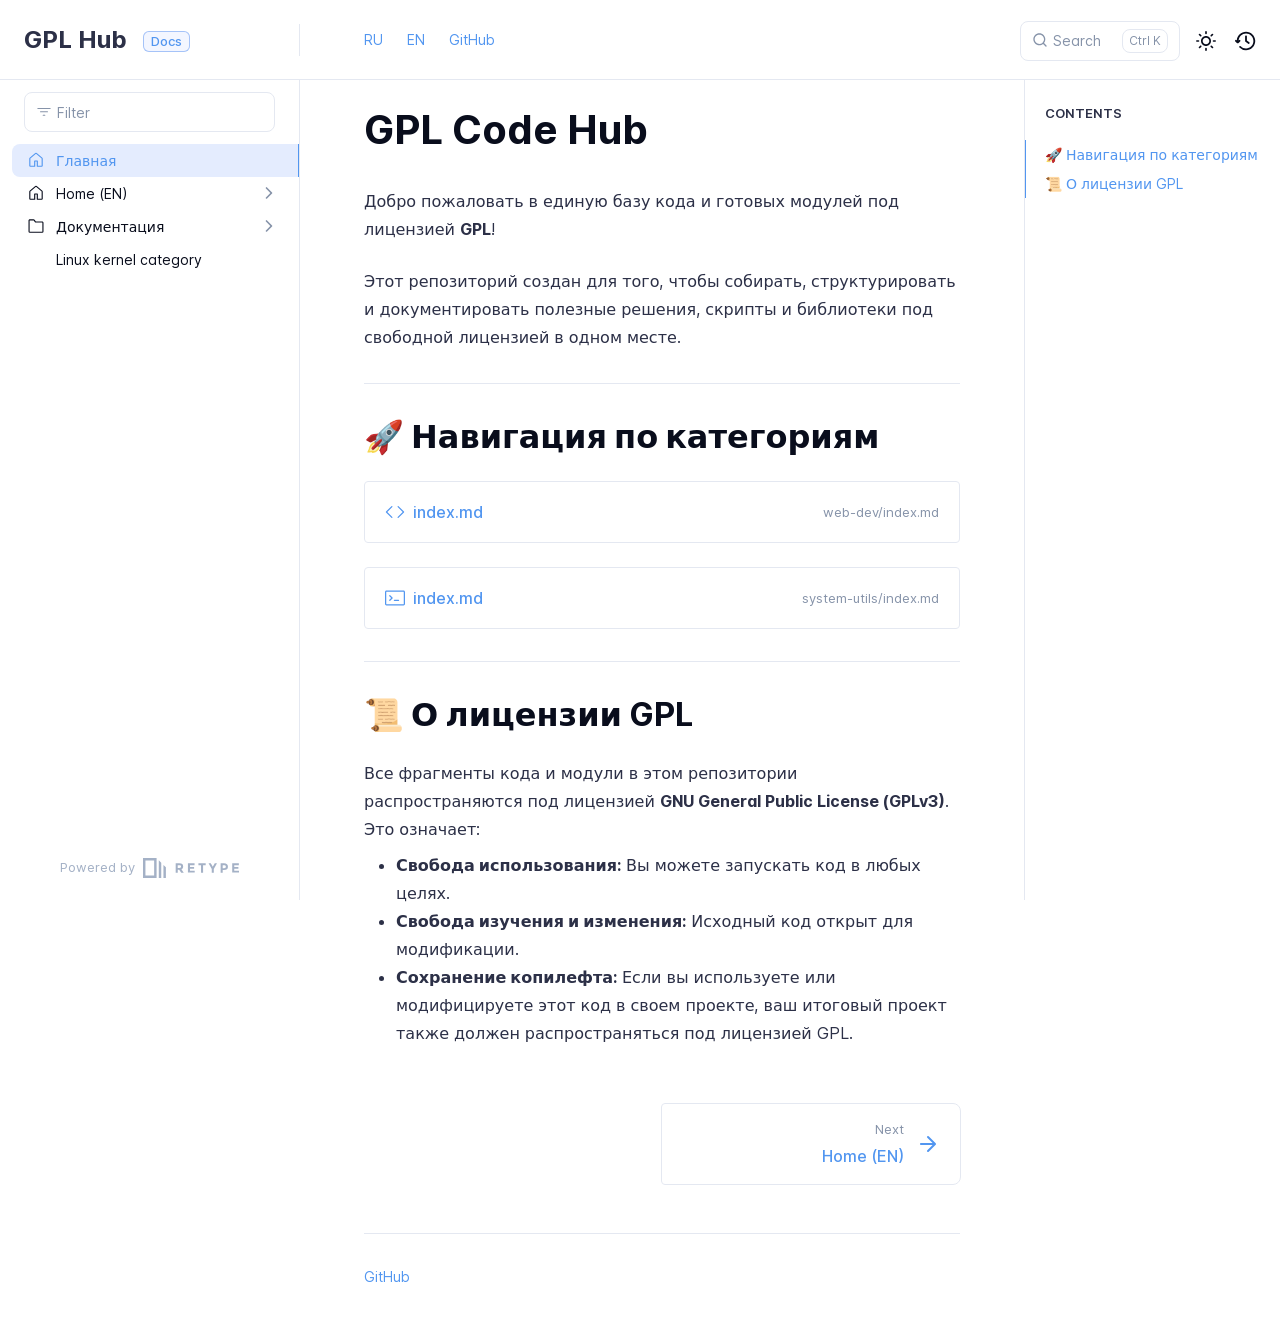
<file: index.html>
<!DOCTYPE html>
<html lang="en" class="h-full">
<head>
    <meta charset="UTF-8">
    <meta name="viewport" content="width=device-width,initial-scale=1">
    <meta name="turbo-cache-control" content="no-cache" data-turbo-track="reload" data-track-token="3.12.0.843559482454">

    <!-- See retype.com -->
    <meta name="generator" content="Retype 3.12.0">

    <!-- Primary Meta Tags -->
    <title>GPL Code Hub</title>
    <meta name="title" content="GPL Code Hub">
    <meta name="description" content="Добро пожаловать в единую базу кода и готовых модулей под лицензией GPL!">

    <!-- Canonical -->
    <link rel="canonical" href="/">

    <!-- Open Graph / Facebook -->
    <meta property="og:type" content="website">
    <meta property="og:url" content="/">
    <meta property="og:title" content="GPL Code Hub">
    <meta property="og:description" content="Добро пожаловать в единую базу кода и готовых модулей под лицензией GPL!">

    <!-- Twitter -->
    <meta property="twitter:card" content="summary_large_image">
    <meta property="twitter:url" content="/">
    <meta property="twitter:title" content="GPL Code Hub">
    <meta property="twitter:description" content="Добро пожаловать в единую базу кода и готовых модулей под лицензией GPL!">

    <script data-cfasync="false">(function(){var cl=document.documentElement.classList,ls=localStorage.getItem("retype_scheme"),hd=cl.contains("dark"),hl=cl.contains("light"),wm=window.matchMedia&&window.matchMedia("(prefers-color-scheme: dark)").matches;if(ls==="dark"||(!ls&&wm&&!hd&&!hl)){cl.remove("light");cl.add("dark")}else if(ls==="light"||(!ls&&!wm&&!hd&&!hl)){cl.remove("dark");cl.add("light")}})();</script>

    <link href="resources/css/retype.css?v=3.12.0.843559482454" rel="stylesheet">

    <script data-cfasync="false" src="resources/js/config.js?v=3.12.0.843559482454" data-turbo-eval="false" defer></script>
    <script data-cfasync="false" src="resources/js/retype.js?v=3.12.0" data-turbo-eval="false" defer></script>
    <script id="lunr-js" data-cfasync="false" src="resources/js/lunr.js?v=3.12.0.843559482454" data-turbo-eval="false" defer></script>
</head>
<body>
    <div id="retype-app" class="relative text-base antialiased text-base-text bg-base-bg font-body">
        <div class="absolute bottom-0 left-0" style="top: 5rem; right: 50%"></div>
    
        <header id="retype-header" class="sticky top-0 z-30 flex w-full h-16 bg-header-bg border-b border-header-border md:h-20">
            <div class="container relative flex items-center justify-between pr-6 grow md:justify-start">
                <!-- Mobile menu button skeleton -->
                <button v-cloak class="skeleton retype-mobile-menu-button flex items-center justify-center shrink-0 overflow-hidden dark:text-white focus:outline-none rounded-full w-10 h-10 ml-3.5 md:hidden"><svg xmlns="http://www.w3.org/2000/svg" class="mb-px shrink-0" width="24" height="24" viewBox="0 0 24 24" role="presentation" style="margin-bottom: 0px;"><g fill="currentColor"><path d="M2 4h20v2H2zM2 11h20v2H2zM2 18h20v2H2z"></path></g></svg></button>
                <div v-cloak id="retype-sidebar-left-toggle-button"></div>
        
                <!-- Logo -->
                <div class="flex items-center justify-between h-full py-2 md:w-75">
                    <div class="flex items-center px-2 md:px-6">
                        <a id="retype-branding-logo" href="" class="flex items-center leading-snug text-2xl">
                            <span class="dark:text-white font-bold line-clamp-1 md:line-clamp-2">GPL Hub</span>
                        </a><span id="retype-branding-label" class="inline-flex mt-1 px-2 py-1 ml-4 text-xs font-medium leading-none items-center rounded-md bg-branding-label-bg text-branding-label-text ring-1 ring-branding-label-border ring-inset md:inline-block">Docs</span>
                    </div>
        
                    <span class="hidden h-8 border-r md:inline-block border-base-border"></span>
                </div>
        
                <div class="flex justify-between md:grow">
                    <!-- Top Nav -->
                    <nav id="retype-header-nav" class="hidden md:flex">
                        <ul class="flex flex-col mb-4 md:pl-16 md:mb-0 md:flex-row md:items-center">
                            <li class="mr-6">
                                <a class="py-2 md:mb-0 inline-flex items-center text-sm whitespace-nowrap transition-colors duration-200 ease-linear md:text-header-text font-header-text hover:text-header-text-hover" href="">RU</a>
                            </li>
                            <li class="mr-6">
                                <a class="py-2 md:mb-0 inline-flex items-center text-sm whitespace-nowrap transition-colors duration-200 ease-linear md:text-header-text font-header-text hover:text-header-text-hover" href="en/">EN</a>
                            </li>
                            <li class="mr-6">
                                <a class="py-2 md:mb-0 inline-flex items-center text-sm whitespace-nowrap transition-colors duration-200 ease-linear md:text-header-text font-header-text hover:text-header-text-hover" href="https://github.com/Pashamin/gpl-compliance-archive">GitHub</a>
                            </li>
        
                        </ul>
                    </nav>
        
                    <div v-cloak class="flex justify-end grow">
                        <div id="retype-mobile-search-button"></div>
                        <doc-search-desktop></doc-search-desktop>
        
                        <doc-theme-switch class="lg:ml-2"></doc-theme-switch>
                        <doc-history></doc-history>
                    </div>
                </div>
            </div>
        </header>
    
    
        <div id="retype-container" class="container relative flex bg-white">
            <!-- Sidebar Skeleton -->
            <div v-cloak class="fixed flex flex-col shrink-0 duration-300 ease-in-out bg-sidebar-left-bg border-sidebar-left-border sidebar top-20 w-75 border-r h-screen md:sticky transition-transform skeleton">
            
                <div class="flex items-center h-16 px-6">
                    <input id="retype-filter-input-mock" class="w-full h-10 pl-8 px-3 py-2 transition-colors duration-200 ease-linear bg-filter-bg border border-filter-border rounded-lg shadow-none md:text-sm hover:border-filter-border-hover focus:outline-none focus:border-filter-border-focus placeholder-filter-placeholder" type="text">
                </div>
            
                <div class="pl-6 mt-1 mb-4">
                    <div class="w-32 h-3 mb-4 bg-skeleton-bg rounded-full loading"></div>
                    <div class="w-48 h-3 mb-4 bg-skeleton-bg rounded-full loading"></div>
                    <div class="w-40 h-3 mb-4 bg-skeleton-bg rounded-full loading"></div>
                    <div class="w-32 h-3 mb-4 bg-skeleton-bg rounded-full loading"></div>
                    <div class="w-48 h-3 mb-4 bg-skeleton-bg rounded-full loading"></div>
                    <div class="w-40 h-3 mb-4 bg-skeleton-bg rounded-full loading"></div>
                </div>
            
                <div class="shrink-0 mt-auto bg-transparent dark:border-base-border">
                    <a class="flex items-center justify-center flex-nowrap h-16 text-gray-350 dark:text-dark-400 hover:text-gray-600 dark:hover:text-dark-300 transition-colors duration-150 ease-in docs-powered-by" target="_blank" href="https://retype.com/" rel="noopener">
                        <span class="text-xs whitespace-nowrap">Powered by</span>
                        <svg xmlns="http://www.w3.org/2000/svg" class="ml-2" fill="currentColor" width="96" height="20" overflow="visible"><path d="M0 0v20h13.59V0H0zm11.15 17.54H2.44V2.46h8.71v15.08zM15.8 20h2.44V4.67L15.8 2.22zM20.45 6.89V20h2.44V9.34z"/><g><path d="M40.16 8.44c0 1.49-.59 2.45-1.75 2.88l2.34 3.32h-2.53l-2.04-2.96h-1.43v2.96h-2.06V5.36h3.5c1.43 0 2.46.24 3.07.73s.9 1.27.9 2.35zm-2.48 1.1c.26-.23.38-.59.38-1.09 0-.5-.13-.84-.4-1.03s-.73-.28-1.39-.28h-1.54v2.75h1.5c.72 0 1.2-.12 1.45-.35zM51.56 5.36V7.2h-4.59v1.91h4.13v1.76h-4.13v1.92h4.74v1.83h-6.79V5.36h6.64zM60.09 7.15v7.48h-2.06V7.15h-2.61V5.36h7.28v1.79h-2.61zM70.81 14.64h-2.06v-3.66l-3.19-5.61h2.23l1.99 3.45 1.99-3.45H74l-3.19 5.61v3.66zM83.99 6.19c.65.55.97 1.4.97 2.55s-.33 1.98-1 2.51-1.68.8-3.04.8h-1.23v2.59h-2.06V5.36h3.26c1.42 0 2.45.28 3.1.83zm-1.51 3.65c.25-.28.37-.69.37-1.22s-.16-.92-.48-1.14c-.32-.23-.82-.34-1.5-.34H79.7v3.12h1.38c.68 0 1.15-.14 1.4-.42zM95.85 5.36V7.2h-4.59v1.91h4.13v1.76h-4.13v1.92H96v1.83h-6.79V5.36h6.64z"/></g></svg>
                    </a>
                </div>
            </div>
            
            <!-- Sidebar component -->
            <doc-sidebar v-cloak>
                <template #sidebar-footer>
                    <div class="shrink-0 mt-auto border-t md:bg-transparent md:border-none dark:border-base-border">
            
                        <div class="py-3 px-6 md:hidden border-b dark:border-base-border">
                            <nav>
                                <ul class="flex flex-wrap justify-center items-center">
                                    <li class="mr-6">
                                        <a class="block py-1 inline-flex items-center text-sm whitespace-nowrap transition-colors duration-200 ease-linear md:text-header-text font-header-text hover:text-header-text-hover" href="">RU</a>
                                    </li>
                                    <li class="mr-6">
                                        <a class="block py-1 inline-flex items-center text-sm whitespace-nowrap transition-colors duration-200 ease-linear md:text-header-text font-header-text hover:text-header-text-hover" href="en/">EN</a>
                                    </li>
                                    <li class="mr-6">
                                        <a class="block py-1 inline-flex items-center text-sm whitespace-nowrap transition-colors duration-200 ease-linear md:text-header-text font-header-text hover:text-header-text-hover" href="https://github.com/Pashamin/gpl-compliance-archive">GitHub</a>
                                    </li>
            
                                </ul>
                            </nav>
                        </div>
            
                        <a class="flex items-center justify-center flex-nowrap h-16 text-gray-350 dark:text-dark-400 hover:text-gray-600 dark:hover:text-dark-300 transition-colors duration-150 ease-in docs-powered-by" target="_blank" href="https://retype.com/" rel="noopener">
                            <span class="text-xs whitespace-nowrap">Powered by</span>
                            <svg xmlns="http://www.w3.org/2000/svg" class="ml-2" fill="currentColor" width="96" height="20" overflow="visible"><path d="M0 0v20h13.59V0H0zm11.15 17.54H2.44V2.46h8.71v15.08zM15.8 20h2.44V4.67L15.8 2.22zM20.45 6.89V20h2.44V9.34z"/><g><path d="M40.16 8.44c0 1.49-.59 2.45-1.75 2.88l2.34 3.32h-2.53l-2.04-2.96h-1.43v2.96h-2.06V5.36h3.5c1.43 0 2.46.24 3.07.73s.9 1.27.9 2.35zm-2.48 1.1c.26-.23.38-.59.38-1.09 0-.5-.13-.84-.4-1.03s-.73-.28-1.39-.28h-1.54v2.75h1.5c.72 0 1.2-.12 1.45-.35zM51.56 5.36V7.2h-4.59v1.91h4.13v1.76h-4.13v1.92h4.74v1.83h-6.79V5.36h6.64zM60.09 7.15v7.48h-2.06V7.15h-2.61V5.36h7.28v1.79h-2.61zM70.81 14.64h-2.06v-3.66l-3.19-5.61h2.23l1.99 3.45 1.99-3.45H74l-3.19 5.61v3.66zM83.99 6.19c.65.55.97 1.4.97 2.55s-.33 1.98-1 2.51-1.68.8-3.04.8h-1.23v2.59h-2.06V5.36h3.26c1.42 0 2.45.28 3.1.83zm-1.51 3.65c.25-.28.37-.69.37-1.22s-.16-.92-.48-1.14c-.32-.23-.82-.34-1.5-.34H79.7v3.12h1.38c.68 0 1.15-.14 1.4-.42zM95.85 5.36V7.2h-4.59v1.91h4.13v1.76h-4.13v1.92H96v1.83h-6.79V5.36h6.64z"/></g></svg>
                        </a>
                    </div>
                </template>
            </doc-sidebar>
    
            <div class="grow min-w-0 bg-body-bg">
                <!-- Render "toolbar" template here on api pages --><!-- Render page content -->
                <div class="flex">
                    <div id="retype-main" class="min-w-0 p-4 grow md:px-16">
                        <main class="relative pb-12 lg:pt-2">
                            <div class="retype-markdown" id="retype-content">
                                <!-- Rendered if sidebar right is enabled -->
                                <div id="retype-sidebar-right-toggle"></div>
                                <!-- Page content  -->
<doc-anchor-target id="gpl-code-hub" class="break-words">
    <h1>
        <doc-anchor-trigger class="header-anchor-trigger" to="#gpl-code-hub">#</doc-anchor-trigger>
        <span>GPL Code Hub</span>
    </h1>
</doc-anchor-target>
<p>Добро пожаловать в единую базу кода и готовых модулей под лицензией <strong>GPL</strong>!</p>
<p>Этот репозиторий создан для того, чтобы собирать, структурировать и документировать полезные решения, скрипты и библиотеки под свободной лицензией в одном месте.</p>
<hr>
<doc-anchor-target id="-навигация-по-категориям">
    <h2>
        <doc-anchor-trigger class="header-anchor-trigger" to="#-навигация-по-категориям">#</doc-anchor-trigger>
        <span><span class="docs-emoji">&#x1F680;</span> Навигация по категориям</span>
    </h2>
</doc-anchor-target>
<p>
<div class="mb-6 px-5 py-4 flex justify-between relative border border-base-border hover:border-base-border-hover rounded transition-colors duration-150">
    <div class="flex items-center text-base-500">
        <span class="inline-block mb-px">
            <svg xmlns="http://www.w3.org/2000/svg" width="20" height="20" viewBox="0 0 24 24" role="presentation" fill="currentColor"><path d="M15.22 4.97a.75.75 0 0 1 1.06 0l6.5 6.5a.75.75 0 0 1 0 1.06l-6.5 6.5a.749.749 0 0 1-1.275-.326.749.749 0 0 1 .215-.734L21.19 12l-5.97-5.97a.75.75 0 0 1 0-1.06Zm-6.44 0a.75.75 0 0 1 0 1.06L2.81 12l5.97 5.97a.749.749 0 0 1-.326 1.275.749.749 0 0 1-.734-.215l-6.5-6.5a.75.75 0 0 1 0-1.06l6.5-6.5a.75.75 0 0 1 1.06 0Z"/></svg>
        </span>
        <span class="inline-block font-medium ml-2">index.md</span>
    </div>
    <div class="flex items-center text-xs text-gray-400 dark:text-dark-400">
        <span>web-dev/index.md</span>
    </div>
    <a href="web-dev/index.md" title="Веб-разработка" class="absolute block inset-0"></a>
</div>
<div class="mb-6 px-5 py-4 flex justify-between relative border border-base-border hover:border-base-border-hover rounded transition-colors duration-150">
    <div class="flex items-center text-base-500">
        <span class="inline-block mb-px">
            <svg xmlns="http://www.w3.org/2000/svg" width="20" height="20" viewBox="0 0 24 24" role="presentation" fill="currentColor"><path d="M9.25 12a.75.75 0 0 1-.22.53l-2.75 2.75a.75.75 0 0 1-1.06-1.06L7.44 12 5.22 9.78a.75.75 0 1 1 1.06-1.06l2.75 2.75c.141.14.22.331.22.53Zm2 2a.75.75 0 0 0 0 1.5h5a.75.75 0 0 0 0-1.5h-5Z"/><path d="M0 4.75C0 3.784.784 3 1.75 3h20.5c.966 0 1.75.784 1.75 1.75v14.5A1.75 1.75 0 0 1 22.25 21H1.75A1.75 1.75 0 0 1 0 19.25Zm1.75-.25a.25.25 0 0 0-.25.25v14.5c0 .138.112.25.25.25h20.5a.25.25 0 0 0 .25-.25V4.75a.25.25 0 0 0-.25-.25Z"/></svg>
        </span>
        <span class="inline-block font-medium ml-2">index.md</span>
    </div>
    <div class="flex items-center text-xs text-gray-400 dark:text-dark-400">
        <span>system-utils/index.md</span>
    </div>
    <a href="system-utils/index.md" title="Системные утилиты" class="absolute block inset-0"></a>
</div>
</p>
<hr>
<doc-anchor-target id="-о-лицензии-gpl">
    <h2>
        <doc-anchor-trigger class="header-anchor-trigger" to="#-о-лицензии-gpl">#</doc-anchor-trigger>
        <span><span class="docs-emoji">&#x1F4DC;</span> О лицензии GPL</span>
    </h2>
</doc-anchor-target>
<p>Все фрагменты кода и модули в этом репозитории распространяются под лицензией <strong>GNU General Public License (GPLv3)</strong>. Это означает:</p>
<ul>
<li><strong>Свобода использования:</strong> Вы можете запускать код в любых целях.</li>
<li><strong>Свобода изучения и изменения:</strong> Исходный код открыт для модификации.</li>
<li><strong>Сохранение копилефта:</strong> Если вы используете или модифицируете этот код в своем проекте, ваш итоговый проект также должен распространяться под лицензией GPL.</li>
</ul>

                                
                                <!-- Required only on API pages -->
                                <doc-toolbar-member-filter-no-results></doc-toolbar-member-filter-no-results>
                            </div>
                            <footer id="retype-content-footer" class="clear-both">
                            
                                <nav id="retype-nextprev" class="print:hidden flex mt-14">
                                    <div class="w-1/2">
                                    </div>
                            
                                    <div class="w-1/2">
                                        <a class="px-5 py-4 -mx-px h-full flex items-center justify-end break-normal font-medium text-body-link border border-base-border hover:border-base-border-hover rounded-l rounded-r-lg transition-colors duration-150 relative hover:z-5" href="en/">
                                            <span>
                                                <span class="block text-xs font-normal text-right text-base-text-muted">Next</span>
                                                <span class="block mt-1">Home (EN)</span>
                                            </span>
                                            <svg xmlns="http://www.w3.org/2000/svg" class="ml-3" width="24" height="24" viewBox="0 0 24 24" fill="currentColor" overflow="visible"><path d="M19.92 12.38a1 1 0 00-.22-1.09l-7-7a.996.996 0 10-1.41 1.41l5.3 5.3H5c-.55 0-1 .45-1 1s.45 1 1 1h11.59l-5.29 5.29a.996.996 0 000 1.41c.19.2.44.3.7.3s.51-.1.71-.29l7-7c.09-.09.16-.21.21-.33z" /><path fill="none" d="M0 0h24v24H0z" /></svg>
                                        </a>
                                    </div>
                                </nav>
                            </footer>
                        </main>
                
                        <div id="retype-page-footer" class="print:border-none border-t border-base-border pt-6 mb-8">
                            <footer class="flex flex-wrap items-center justify-between print:justify-center">
                                <div id="retype-footer-links" class="print:hidden">
                                    <ul class="flex flex-wrap items-center text-sm">
                                        <li>
                                            <a class="block mr-4 py-2 text-sm whitespace-nowrap transition-colors duration-200 ease-linear text-footer-link hover:text-footer-link-hover md:mb-0" href="https://github.com/Pashamin/gpl-compliance-archive">GitHub</a>
                                        </li>
                                    </ul>
                                </div>
                                <div id="retype-copyright" class="print:justify-center py-2 text-footer-text font-footer-link text-sm leading-relaxed"></div>
                            </footer>
                        </div>
                    </div>
                
                    <!-- Rendered if sidebar right is enabled -->
                    <!-- Sidebar right skeleton-->
                    <div v-cloak class="fixed top-0 bottom-0 right-0 translate-x-full bg-sidebar-right-bg border-sidebar-right-border lg:sticky lg:border-l lg:shrink-0 lg:pt-6 lg:transform-none sm:w-1/2 lg:w-64 lg:z-0 md:w-104 sidebar-right skeleton">
                        <div class="pl-5">
                            <div class="w-32 h-3 mb-4 bg-skeleton-bg rounded-full loading"></div>
                            <div class="w-48 h-3 mb-4 bg-skeleton-bg rounded-full loading"></div>
                            <div class="w-40 h-3 mb-4 bg-skeleton-bg rounded-full loading"></div>
                        </div>
                    </div>
                
                    <!-- User should be able to hide sidebar right -->
                    <doc-sidebar-right v-cloak></doc-sidebar-right>
                </div>

            </div>
        </div>
    
        <doc-search-mobile></doc-search-mobile>
        <doc-back-to-top></doc-back-to-top>
    </div>


    <div id="retype-overlay-target"></div>

    <script data-cfasync="false">window.__DOCS__ = { "title": "Главная", isRoot: true, level: 0, icon: "file", hasPrism: false, hasMermaid: false, hasMath: false, tocDepth: 23 }</script>
</body>
</html>
</file>
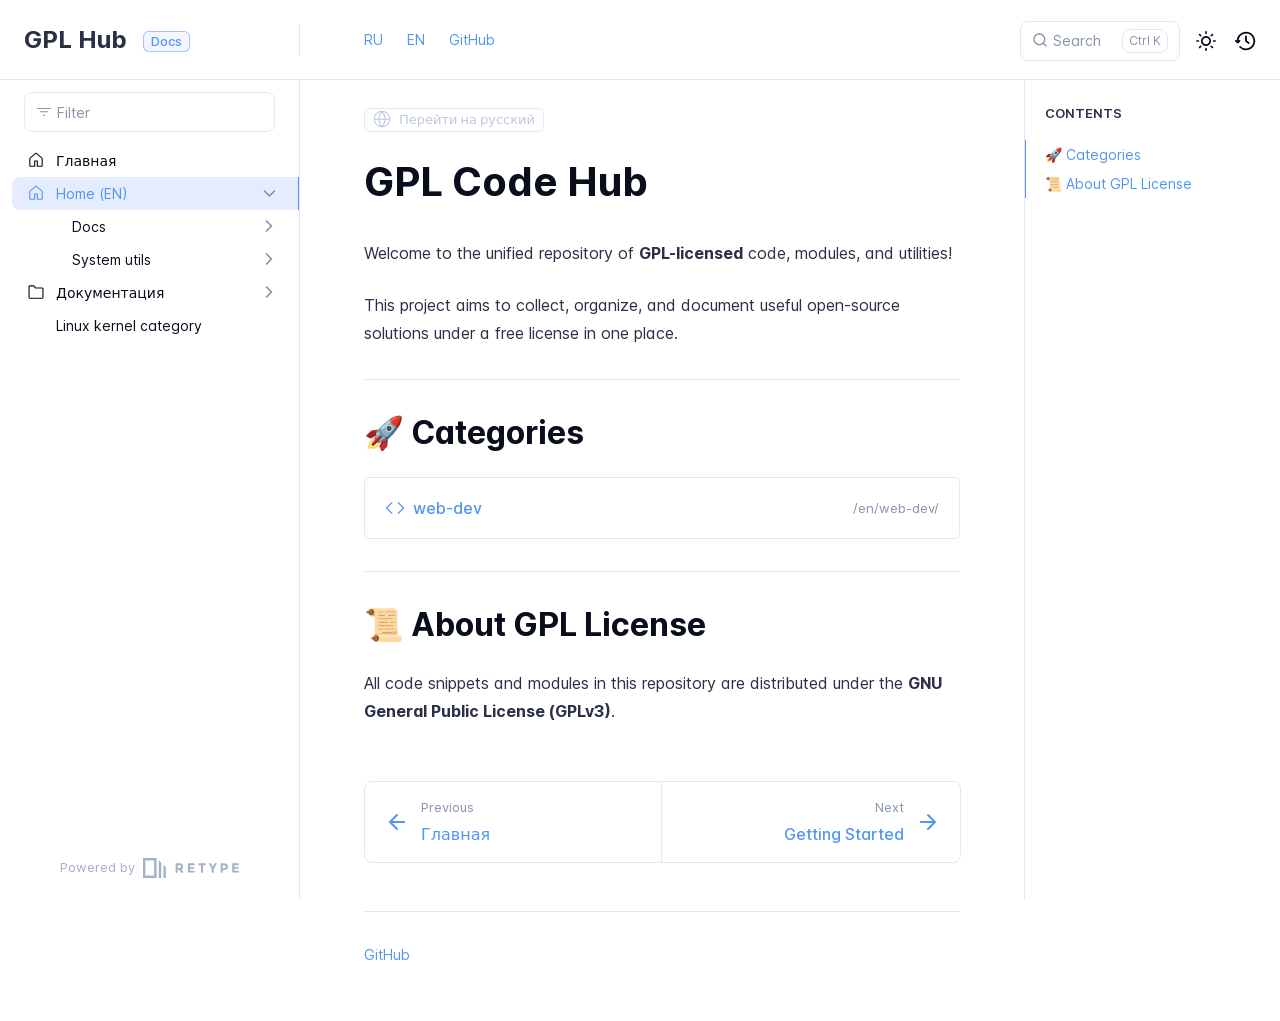
<file: en/index.html>
<!DOCTYPE html>
<html lang="en" class="h-full">
<head>
    <meta charset="UTF-8">
    <meta name="viewport" content="width=device-width,initial-scale=1">
    <meta name="turbo-cache-control" content="no-cache" data-turbo-track="reload" data-track-token="3.12.0.843559482454">

    <!-- See retype.com -->
    <meta name="generator" content="Retype 3.12.0">

    <!-- Primary Meta Tags -->
    <title>GPL Code Hub</title>
    <meta name="title" content="GPL Code Hub">
    <meta name="description" content="Welcome to the unified repository of GPL-licensed code, modules, and utilities!">

    <!-- Canonical -->
    <link rel="canonical" href="/en/">

    <!-- Open Graph / Facebook -->
    <meta property="og:type" content="website">
    <meta property="og:url" content="/en/">
    <meta property="og:title" content="GPL Code Hub">
    <meta property="og:description" content="Welcome to the unified repository of GPL-licensed code, modules, and utilities!">

    <!-- Twitter -->
    <meta property="twitter:card" content="summary_large_image">
    <meta property="twitter:url" content="/en/">
    <meta property="twitter:title" content="GPL Code Hub">
    <meta property="twitter:description" content="Welcome to the unified repository of GPL-licensed code, modules, and utilities!">

    <script data-cfasync="false">(function(){var cl=document.documentElement.classList,ls=localStorage.getItem("retype_scheme"),hd=cl.contains("dark"),hl=cl.contains("light"),wm=window.matchMedia&&window.matchMedia("(prefers-color-scheme: dark)").matches;if(ls==="dark"||(!ls&&wm&&!hd&&!hl)){cl.remove("light");cl.add("dark")}else if(ls==="light"||(!ls&&!wm&&!hd&&!hl)){cl.remove("dark");cl.add("light")}})();</script>

    <link href="../resources/css/retype.css?v=3.12.0.843559482454" rel="stylesheet">

    <script data-cfasync="false" src="../resources/js/config.js?v=3.12.0.843559482454" data-turbo-eval="false" defer></script>
    <script data-cfasync="false" src="../resources/js/retype.js?v=3.12.0" data-turbo-eval="false" defer></script>
    <script id="lunr-js" data-cfasync="false" src="../resources/js/lunr.js?v=3.12.0.843559482454" data-turbo-eval="false" defer></script>
</head>
<body>
    <div id="retype-app" class="relative text-base antialiased text-base-text bg-base-bg font-body">
        <div class="absolute bottom-0 left-0" style="top: 5rem; right: 50%"></div>
    
        <header id="retype-header" class="sticky top-0 z-30 flex w-full h-16 bg-header-bg border-b border-header-border md:h-20">
            <div class="container relative flex items-center justify-between pr-6 grow md:justify-start">
                <!-- Mobile menu button skeleton -->
                <button v-cloak class="skeleton retype-mobile-menu-button flex items-center justify-center shrink-0 overflow-hidden dark:text-white focus:outline-none rounded-full w-10 h-10 ml-3.5 md:hidden"><svg xmlns="http://www.w3.org/2000/svg" class="mb-px shrink-0" width="24" height="24" viewBox="0 0 24 24" role="presentation" style="margin-bottom: 0px;"><g fill="currentColor"><path d="M2 4h20v2H2zM2 11h20v2H2zM2 18h20v2H2z"></path></g></svg></button>
                <div v-cloak id="retype-sidebar-left-toggle-button"></div>
        
                <!-- Logo -->
                <div class="flex items-center justify-between h-full py-2 md:w-75">
                    <div class="flex items-center px-2 md:px-6">
                        <a id="retype-branding-logo" href="../" class="flex items-center leading-snug text-2xl">
                            <span class="dark:text-white font-bold line-clamp-1 md:line-clamp-2">GPL Hub</span>
                        </a><span id="retype-branding-label" class="inline-flex mt-1 px-2 py-1 ml-4 text-xs font-medium leading-none items-center rounded-md bg-branding-label-bg text-branding-label-text ring-1 ring-branding-label-border ring-inset md:inline-block">Docs</span>
                    </div>
        
                    <span class="hidden h-8 border-r md:inline-block border-base-border"></span>
                </div>
        
                <div class="flex justify-between md:grow">
                    <!-- Top Nav -->
                    <nav id="retype-header-nav" class="hidden md:flex">
                        <ul class="flex flex-col mb-4 md:pl-16 md:mb-0 md:flex-row md:items-center">
                            <li class="mr-6">
                                <a class="py-2 md:mb-0 inline-flex items-center text-sm whitespace-nowrap transition-colors duration-200 ease-linear md:text-header-text font-header-text hover:text-header-text-hover" href="../">RU</a>
                            </li>
                            <li class="mr-6">
                                <a class="py-2 md:mb-0 inline-flex items-center text-sm whitespace-nowrap transition-colors duration-200 ease-linear md:text-header-text font-header-text hover:text-header-text-hover" href="../en/">EN</a>
                            </li>
                            <li class="mr-6">
                                <a class="py-2 md:mb-0 inline-flex items-center text-sm whitespace-nowrap transition-colors duration-200 ease-linear md:text-header-text font-header-text hover:text-header-text-hover" href="https://github.com/Pashamin/gpl-compliance-archive">GitHub</a>
                            </li>
        
                        </ul>
                    </nav>
        
                    <div v-cloak class="flex justify-end grow">
                        <div id="retype-mobile-search-button"></div>
                        <doc-search-desktop></doc-search-desktop>
        
                        <doc-theme-switch class="lg:ml-2"></doc-theme-switch>
                        <doc-history></doc-history>
                    </div>
                </div>
            </div>
        </header>
    
    
        <div id="retype-container" class="container relative flex bg-white">
            <!-- Sidebar Skeleton -->
            <div v-cloak class="fixed flex flex-col shrink-0 duration-300 ease-in-out bg-sidebar-left-bg border-sidebar-left-border sidebar top-20 w-75 border-r h-screen md:sticky transition-transform skeleton">
            
                <div class="flex items-center h-16 px-6">
                    <input id="retype-filter-input-mock" class="w-full h-10 pl-8 px-3 py-2 transition-colors duration-200 ease-linear bg-filter-bg border border-filter-border rounded-lg shadow-none md:text-sm hover:border-filter-border-hover focus:outline-none focus:border-filter-border-focus placeholder-filter-placeholder" type="text">
                </div>
            
                <div class="pl-6 mt-1 mb-4">
                    <div class="w-32 h-3 mb-4 bg-skeleton-bg rounded-full loading"></div>
                    <div class="w-48 h-3 mb-4 bg-skeleton-bg rounded-full loading"></div>
                    <div class="w-40 h-3 mb-4 bg-skeleton-bg rounded-full loading"></div>
                    <div class="w-32 h-3 mb-4 bg-skeleton-bg rounded-full loading"></div>
                    <div class="w-48 h-3 mb-4 bg-skeleton-bg rounded-full loading"></div>
                    <div class="w-40 h-3 mb-4 bg-skeleton-bg rounded-full loading"></div>
                </div>
            
                <div class="shrink-0 mt-auto bg-transparent dark:border-base-border">
                    <a class="flex items-center justify-center flex-nowrap h-16 text-gray-350 dark:text-dark-400 hover:text-gray-600 dark:hover:text-dark-300 transition-colors duration-150 ease-in docs-powered-by" target="_blank" href="https://retype.com/" rel="noopener">
                        <span class="text-xs whitespace-nowrap">Powered by</span>
                        <svg xmlns="http://www.w3.org/2000/svg" class="ml-2" fill="currentColor" width="96" height="20" overflow="visible"><path d="M0 0v20h13.59V0H0zm11.15 17.54H2.44V2.46h8.71v15.08zM15.8 20h2.44V4.67L15.8 2.22zM20.45 6.89V20h2.44V9.34z"/><g><path d="M40.16 8.44c0 1.49-.59 2.45-1.75 2.88l2.34 3.32h-2.53l-2.04-2.96h-1.43v2.96h-2.06V5.36h3.5c1.43 0 2.46.24 3.07.73s.9 1.27.9 2.35zm-2.48 1.1c.26-.23.38-.59.38-1.09 0-.5-.13-.84-.4-1.03s-.73-.28-1.39-.28h-1.54v2.75h1.5c.72 0 1.2-.12 1.45-.35zM51.56 5.36V7.2h-4.59v1.91h4.13v1.76h-4.13v1.92h4.74v1.83h-6.79V5.36h6.64zM60.09 7.15v7.48h-2.06V7.15h-2.61V5.36h7.28v1.79h-2.61zM70.81 14.64h-2.06v-3.66l-3.19-5.61h2.23l1.99 3.45 1.99-3.45H74l-3.19 5.61v3.66zM83.99 6.19c.65.55.97 1.4.97 2.55s-.33 1.98-1 2.51-1.68.8-3.04.8h-1.23v2.59h-2.06V5.36h3.26c1.42 0 2.45.28 3.1.83zm-1.51 3.65c.25-.28.37-.69.37-1.22s-.16-.92-.48-1.14c-.32-.23-.82-.34-1.5-.34H79.7v3.12h1.38c.68 0 1.15-.14 1.4-.42zM95.85 5.36V7.2h-4.59v1.91h4.13v1.76h-4.13v1.92H96v1.83h-6.79V5.36h6.64z"/></g></svg>
                    </a>
                </div>
            </div>
            
            <!-- Sidebar component -->
            <doc-sidebar v-cloak>
                <template #sidebar-footer>
                    <div class="shrink-0 mt-auto border-t md:bg-transparent md:border-none dark:border-base-border">
            
                        <div class="py-3 px-6 md:hidden border-b dark:border-base-border">
                            <nav>
                                <ul class="flex flex-wrap justify-center items-center">
                                    <li class="mr-6">
                                        <a class="block py-1 inline-flex items-center text-sm whitespace-nowrap transition-colors duration-200 ease-linear md:text-header-text font-header-text hover:text-header-text-hover" href="../">RU</a>
                                    </li>
                                    <li class="mr-6">
                                        <a class="block py-1 inline-flex items-center text-sm whitespace-nowrap transition-colors duration-200 ease-linear md:text-header-text font-header-text hover:text-header-text-hover" href="../en/">EN</a>
                                    </li>
                                    <li class="mr-6">
                                        <a class="block py-1 inline-flex items-center text-sm whitespace-nowrap transition-colors duration-200 ease-linear md:text-header-text font-header-text hover:text-header-text-hover" href="https://github.com/Pashamin/gpl-compliance-archive">GitHub</a>
                                    </li>
            
                                </ul>
                            </nav>
                        </div>
            
                        <a class="flex items-center justify-center flex-nowrap h-16 text-gray-350 dark:text-dark-400 hover:text-gray-600 dark:hover:text-dark-300 transition-colors duration-150 ease-in docs-powered-by" target="_blank" href="https://retype.com/" rel="noopener">
                            <span class="text-xs whitespace-nowrap">Powered by</span>
                            <svg xmlns="http://www.w3.org/2000/svg" class="ml-2" fill="currentColor" width="96" height="20" overflow="visible"><path d="M0 0v20h13.59V0H0zm11.15 17.54H2.44V2.46h8.71v15.08zM15.8 20h2.44V4.67L15.8 2.22zM20.45 6.89V20h2.44V9.34z"/><g><path d="M40.16 8.44c0 1.49-.59 2.45-1.75 2.88l2.34 3.32h-2.53l-2.04-2.96h-1.43v2.96h-2.06V5.36h3.5c1.43 0 2.46.24 3.07.73s.9 1.27.9 2.35zm-2.48 1.1c.26-.23.38-.59.38-1.09 0-.5-.13-.84-.4-1.03s-.73-.28-1.39-.28h-1.54v2.75h1.5c.72 0 1.2-.12 1.45-.35zM51.56 5.36V7.2h-4.59v1.91h4.13v1.76h-4.13v1.92h4.74v1.83h-6.79V5.36h6.64zM60.09 7.15v7.48h-2.06V7.15h-2.61V5.36h7.28v1.79h-2.61zM70.81 14.64h-2.06v-3.66l-3.19-5.61h2.23l1.99 3.45 1.99-3.45H74l-3.19 5.61v3.66zM83.99 6.19c.65.55.97 1.4.97 2.55s-.33 1.98-1 2.51-1.68.8-3.04.8h-1.23v2.59h-2.06V5.36h3.26c1.42 0 2.45.28 3.1.83zm-1.51 3.65c.25-.28.37-.69.37-1.22s-.16-.92-.48-1.14c-.32-.23-.82-.34-1.5-.34H79.7v3.12h1.38c.68 0 1.15-.14 1.4-.42zM95.85 5.36V7.2h-4.59v1.91h4.13v1.76h-4.13v1.92H96v1.83h-6.79V5.36h6.64z"/></g></svg>
                        </a>
                    </div>
                </template>
            </doc-sidebar>
    
            <div class="grow min-w-0 bg-body-bg">
                <!-- Render "toolbar" template here on api pages --><!-- Render page content -->
                <div class="flex">
                    <div id="retype-main" class="min-w-0 p-4 grow md:px-16">
                        <main class="relative pb-12 lg:pt-2">
                            <div class="retype-markdown" id="retype-content">
                                <!-- Rendered if sidebar right is enabled -->
                                <div id="retype-sidebar-right-toggle"></div>
                                <!-- Page content  -->
<p><a href="../" class="no-link inline-flex align-middle items-center justify-center font-medium leading-none whitespace-nowrap text-badge-ghost-text bg-badge-ghost border border-badge-ghost-border hover:text-badge-ghost-text-hover hover:bg-badge-ghost-hover hover:border-badge-ghost-border-hover transition-colors duration-200 ease-out h-6 px-2 text-xs rounded-md">
    <span><svg xmlns="http://www.w3.org/2000/svg" class="mb-px inline-flex mr-2" width="18" height="18" viewBox="0 0 24 24" role="presentation"><g fill="currentColor"><path d="M12 1c6.075 0 11 4.925 11 11s-4.925 11-11 11S1 18.075 1 12 5.925 1 12 1Zm3.241 10.5v-.001c-.1-2.708-.992-4.904-1.89-6.452a13.919 13.919 0 0 0-1.304-1.88L12 3.11l-.047.059c-.354.425-.828 1.06-1.304 1.88-.898 1.547-1.79 3.743-1.89 6.451Zm-12.728 0h4.745c.1-3.037 1.1-5.49 2.093-7.204.39-.672.78-1.233 1.119-1.673C6.11 3.329 2.746 7 2.513 11.5Zm18.974 0C21.254 7 17.89 3.329 13.53 2.623c.339.44.729 1.001 1.119 1.673.993 1.714 1.993 4.167 2.093 7.204ZM8.787 13c.182 2.478 1.02 4.5 1.862 5.953.382.661.818 1.29 1.304 1.88l.047.057.047-.059c.354-.425.828-1.06 1.304-1.88.842-1.451 1.679-3.471 1.862-5.951Zm-1.504 0H2.552a9.505 9.505 0 0 0 7.918 8.377 15.773 15.773 0 0 1-1.119-1.673C8.413 18.085 7.47 15.807 7.283 13Zm9.434 0c-.186 2.807-1.13 5.085-2.068 6.704-.39.672-.78 1.233-1.118 1.673A9.506 9.506 0 0 0 21.447 13Z"/></g></svg></span>
    <span>Перейти на русский</span>
</a></p>
<doc-anchor-target id="gpl-code-hub" class="break-words">
    <h1>
        <doc-anchor-trigger class="header-anchor-trigger" to="#gpl-code-hub">#</doc-anchor-trigger>
        <span>GPL Code Hub</span>
    </h1>
</doc-anchor-target>
<p>Welcome to the unified repository of <strong>GPL-licensed</strong> code, modules, and utilities!</p>
<p>This project aims to collect, organize, and document useful open-source solutions under a free license in one place.</p>
<hr>
<doc-anchor-target id="-categories">
    <h2>
        <doc-anchor-trigger class="header-anchor-trigger" to="#-categories">#</doc-anchor-trigger>
        <span><span class="docs-emoji">&#x1F680;</span> Categories</span>
    </h2>
</doc-anchor-target>
<p>
<div class="mb-6 px-5 py-4 flex justify-between relative border border-base-border hover:border-base-border-hover rounded transition-colors duration-150">
    <div class="flex items-center text-base-500">
        <span class="inline-block mb-px">
            <svg xmlns="http://www.w3.org/2000/svg" width="20" height="20" viewBox="0 0 24 24" role="presentation" fill="currentColor"><path d="M15.22 4.97a.75.75 0 0 1 1.06 0l6.5 6.5a.75.75 0 0 1 0 1.06l-6.5 6.5a.749.749 0 0 1-1.275-.326.749.749 0 0 1 .215-.734L21.19 12l-5.97-5.97a.75.75 0 0 1 0-1.06Zm-6.44 0a.75.75 0 0 1 0 1.06L2.81 12l5.97 5.97a.749.749 0 0 1-.326 1.275.749.749 0 0 1-.734-.215l-6.5-6.5a.75.75 0 0 1 0-1.06l6.5-6.5a.75.75 0 0 1 1.06 0Z"/></svg>
        </span>
        <span class="inline-block font-medium ml-2">web-dev</span>
    </div>
    <div class="flex items-center text-xs text-gray-400 dark:text-dark-400">
        <span>/en/web-dev/</span>
    </div>
    <a href="/en/web-dev/" title="Web Development" class="absolute block inset-0"></a>
</div>
</p>
<hr>
<doc-anchor-target id="-about-gpl-license">
    <h2>
        <doc-anchor-trigger class="header-anchor-trigger" to="#-about-gpl-license">#</doc-anchor-trigger>
        <span><span class="docs-emoji">&#x1F4DC;</span> About GPL License</span>
    </h2>
</doc-anchor-target>
<p>All code snippets and modules in this repository are distributed under the <strong>GNU General Public License (GPLv3)</strong>.</p>

                                
                                <!-- Required only on API pages -->
                                <doc-toolbar-member-filter-no-results></doc-toolbar-member-filter-no-results>
                            </div>
                            <footer id="retype-content-footer" class="clear-both">
                            
                                <nav id="retype-nextprev" class="print:hidden flex mt-14">
                                    <div class="w-1/2">
                                        <a class="px-5 py-4 h-full flex items-center break-normal font-medium text-body-link border border-base-border hover:border-base-border-hover rounded-l-lg transition-colors duration-150 relative hover:z-5" href="../">
                                            <svg xmlns="http://www.w3.org/2000/svg" class="mr-3" width="24" height="24" viewBox="0 0 24 24" fill="currentColor" overflow="visible"><path d="M19 11H7.41l5.29-5.29a.996.996 0 10-1.41-1.41l-7 7a1 1 0 000 1.42l7 7a1.024 1.024 0 001.42-.01.996.996 0 000-1.41L7.41 13H19c.55 0 1-.45 1-1s-.45-1-1-1z" /><path fill="none" d="M0 0h24v24H0z" /></svg>
                                            <span>
                                                <span class="block text-xs font-normal text-base-text-muted">Previous</span>
                                                <span class="block mt-1">Главная</span>
                                            </span>
                                        </a>
                                    </div>
                            
                                    <div class="w-1/2">
                                        <a class="px-5 py-4 -mx-px h-full flex items-center justify-end break-normal font-medium text-body-link border border-base-border hover:border-base-border-hover rounded-r-lg transition-colors duration-150 relative hover:z-5" href="../en/docs/getting-started/">
                                            <span>
                                                <span class="block text-xs font-normal text-right text-base-text-muted">Next</span>
                                                <span class="block mt-1">Getting Started</span>
                                            </span>
                                            <svg xmlns="http://www.w3.org/2000/svg" class="ml-3" width="24" height="24" viewBox="0 0 24 24" fill="currentColor" overflow="visible"><path d="M19.92 12.38a1 1 0 00-.22-1.09l-7-7a.996.996 0 10-1.41 1.41l5.3 5.3H5c-.55 0-1 .45-1 1s.45 1 1 1h11.59l-5.29 5.29a.996.996 0 000 1.41c.19.2.44.3.7.3s.51-.1.71-.29l7-7c.09-.09.16-.21.21-.33z" /><path fill="none" d="M0 0h24v24H0z" /></svg>
                                        </a>
                                    </div>
                                </nav>
                            </footer>
                        </main>
                
                        <div id="retype-page-footer" class="print:border-none border-t border-base-border pt-6 mb-8">
                            <footer class="flex flex-wrap items-center justify-between print:justify-center">
                                <div id="retype-footer-links" class="print:hidden">
                                    <ul class="flex flex-wrap items-center text-sm">
                                        <li>
                                            <a class="block mr-4 py-2 text-sm whitespace-nowrap transition-colors duration-200 ease-linear text-footer-link hover:text-footer-link-hover md:mb-0" href="https://github.com/Pashamin/gpl-compliance-archive">GitHub</a>
                                        </li>
                                    </ul>
                                </div>
                                <div id="retype-copyright" class="print:justify-center py-2 text-footer-text font-footer-link text-sm leading-relaxed"></div>
                            </footer>
                        </div>
                    </div>
                
                    <!-- Rendered if sidebar right is enabled -->
                    <!-- Sidebar right skeleton-->
                    <div v-cloak class="fixed top-0 bottom-0 right-0 translate-x-full bg-sidebar-right-bg border-sidebar-right-border lg:sticky lg:border-l lg:shrink-0 lg:pt-6 lg:transform-none sm:w-1/2 lg:w-64 lg:z-0 md:w-104 sidebar-right skeleton">
                        <div class="pl-5">
                            <div class="w-32 h-3 mb-4 bg-skeleton-bg rounded-full loading"></div>
                            <div class="w-48 h-3 mb-4 bg-skeleton-bg rounded-full loading"></div>
                            <div class="w-40 h-3 mb-4 bg-skeleton-bg rounded-full loading"></div>
                        </div>
                    </div>
                
                    <!-- User should be able to hide sidebar right -->
                    <doc-sidebar-right v-cloak></doc-sidebar-right>
                </div>

            </div>
        </div>
    
        <doc-search-mobile></doc-search-mobile>
        <doc-back-to-top></doc-back-to-top>
    </div>


    <div id="retype-overlay-target"></div>

    <script data-cfasync="false">window.__DOCS__ = { "title": "Home (EN)", level: 1, icon: "file", hasPrism: false, hasMermaid: false, hasMath: false, tocDepth: 23 }</script>
</body>
</html>
</file>
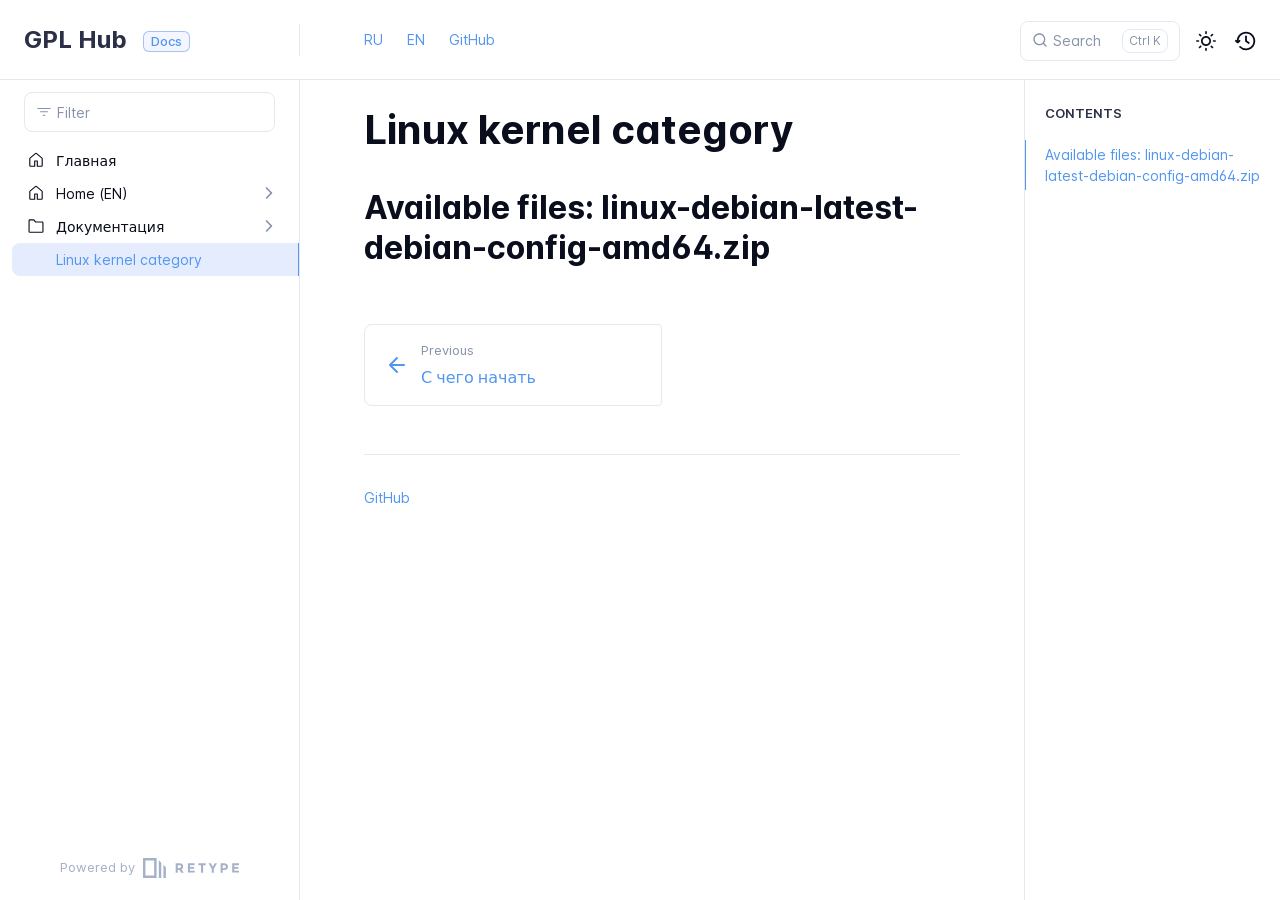
<file: linux/index.html>
<!DOCTYPE html>
<html lang="en" class="h-full">
<head>
    <meta charset="UTF-8">
    <meta name="viewport" content="width=device-width,initial-scale=1">
    <meta name="turbo-cache-control" content="no-cache" data-turbo-track="reload" data-track-token="3.12.0.843559482454">

    <!-- See retype.com -->
    <meta name="generator" content="Retype 3.12.0">

    <!-- Primary Meta Tags -->
    <title>Linux kernel category</title>
    <meta name="title" content="Linux kernel category">

    <!-- Canonical -->
    <link rel="canonical" href="/linux/">

    <!-- Open Graph / Facebook -->
    <meta property="og:type" content="website">
    <meta property="og:url" content="/linux/">
    <meta property="og:title" content="Linux kernel category">

    <!-- Twitter -->
    <meta property="twitter:card" content="summary_large_image">
    <meta property="twitter:url" content="/linux/">
    <meta property="twitter:title" content="Linux kernel category">

    <script data-cfasync="false">(function(){var cl=document.documentElement.classList,ls=localStorage.getItem("retype_scheme"),hd=cl.contains("dark"),hl=cl.contains("light"),wm=window.matchMedia&&window.matchMedia("(prefers-color-scheme: dark)").matches;if(ls==="dark"||(!ls&&wm&&!hd&&!hl)){cl.remove("light");cl.add("dark")}else if(ls==="light"||(!ls&&!wm&&!hd&&!hl)){cl.remove("dark");cl.add("light")}})();</script>

    <link href="../resources/css/retype.css?v=3.12.0.843559482454" rel="stylesheet">

    <script data-cfasync="false" src="../resources/js/config.js?v=3.12.0.843559482454" data-turbo-eval="false" defer></script>
    <script data-cfasync="false" src="../resources/js/retype.js?v=3.12.0" data-turbo-eval="false" defer></script>
    <script id="lunr-js" data-cfasync="false" src="../resources/js/lunr.js?v=3.12.0.843559482454" data-turbo-eval="false" defer></script>
</head>
<body>
    <div id="retype-app" class="relative text-base antialiased text-base-text bg-base-bg font-body">
        <div class="absolute bottom-0 left-0" style="top: 5rem; right: 50%"></div>
    
        <header id="retype-header" class="sticky top-0 z-30 flex w-full h-16 bg-header-bg border-b border-header-border md:h-20">
            <div class="container relative flex items-center justify-between pr-6 grow md:justify-start">
                <!-- Mobile menu button skeleton -->
                <button v-cloak class="skeleton retype-mobile-menu-button flex items-center justify-center shrink-0 overflow-hidden dark:text-white focus:outline-none rounded-full w-10 h-10 ml-3.5 md:hidden"><svg xmlns="http://www.w3.org/2000/svg" class="mb-px shrink-0" width="24" height="24" viewBox="0 0 24 24" role="presentation" style="margin-bottom: 0px;"><g fill="currentColor"><path d="M2 4h20v2H2zM2 11h20v2H2zM2 18h20v2H2z"></path></g></svg></button>
                <div v-cloak id="retype-sidebar-left-toggle-button"></div>
        
                <!-- Logo -->
                <div class="flex items-center justify-between h-full py-2 md:w-75">
                    <div class="flex items-center px-2 md:px-6">
                        <a id="retype-branding-logo" href="../" class="flex items-center leading-snug text-2xl">
                            <span class="dark:text-white font-bold line-clamp-1 md:line-clamp-2">GPL Hub</span>
                        </a><span id="retype-branding-label" class="inline-flex mt-1 px-2 py-1 ml-4 text-xs font-medium leading-none items-center rounded-md bg-branding-label-bg text-branding-label-text ring-1 ring-branding-label-border ring-inset md:inline-block">Docs</span>
                    </div>
        
                    <span class="hidden h-8 border-r md:inline-block border-base-border"></span>
                </div>
        
                <div class="flex justify-between md:grow">
                    <!-- Top Nav -->
                    <nav id="retype-header-nav" class="hidden md:flex">
                        <ul class="flex flex-col mb-4 md:pl-16 md:mb-0 md:flex-row md:items-center">
                            <li class="mr-6">
                                <a class="py-2 md:mb-0 inline-flex items-center text-sm whitespace-nowrap transition-colors duration-200 ease-linear md:text-header-text font-header-text hover:text-header-text-hover" href="../">RU</a>
                            </li>
                            <li class="mr-6">
                                <a class="py-2 md:mb-0 inline-flex items-center text-sm whitespace-nowrap transition-colors duration-200 ease-linear md:text-header-text font-header-text hover:text-header-text-hover" href="../en/">EN</a>
                            </li>
                            <li class="mr-6">
                                <a class="py-2 md:mb-0 inline-flex items-center text-sm whitespace-nowrap transition-colors duration-200 ease-linear md:text-header-text font-header-text hover:text-header-text-hover" href="https://github.com/Pashamin/gpl-compliance-archive">GitHub</a>
                            </li>
        
                        </ul>
                    </nav>
        
                    <div v-cloak class="flex justify-end grow">
                        <div id="retype-mobile-search-button"></div>
                        <doc-search-desktop></doc-search-desktop>
        
                        <doc-theme-switch class="lg:ml-2"></doc-theme-switch>
                        <doc-history></doc-history>
                    </div>
                </div>
            </div>
        </header>
    
    
        <div id="retype-container" class="container relative flex bg-white">
            <!-- Sidebar Skeleton -->
            <div v-cloak class="fixed flex flex-col shrink-0 duration-300 ease-in-out bg-sidebar-left-bg border-sidebar-left-border sidebar top-20 w-75 border-r h-screen md:sticky transition-transform skeleton">
            
                <div class="flex items-center h-16 px-6">
                    <input id="retype-filter-input-mock" class="w-full h-10 pl-8 px-3 py-2 transition-colors duration-200 ease-linear bg-filter-bg border border-filter-border rounded-lg shadow-none md:text-sm hover:border-filter-border-hover focus:outline-none focus:border-filter-border-focus placeholder-filter-placeholder" type="text">
                </div>
            
                <div class="pl-6 mt-1 mb-4">
                    <div class="w-32 h-3 mb-4 bg-skeleton-bg rounded-full loading"></div>
                    <div class="w-48 h-3 mb-4 bg-skeleton-bg rounded-full loading"></div>
                    <div class="w-40 h-3 mb-4 bg-skeleton-bg rounded-full loading"></div>
                    <div class="w-32 h-3 mb-4 bg-skeleton-bg rounded-full loading"></div>
                    <div class="w-48 h-3 mb-4 bg-skeleton-bg rounded-full loading"></div>
                    <div class="w-40 h-3 mb-4 bg-skeleton-bg rounded-full loading"></div>
                </div>
            
                <div class="shrink-0 mt-auto bg-transparent dark:border-base-border">
                    <a class="flex items-center justify-center flex-nowrap h-16 text-gray-350 dark:text-dark-400 hover:text-gray-600 dark:hover:text-dark-300 transition-colors duration-150 ease-in docs-powered-by" target="_blank" href="https://retype.com/" rel="noopener">
                        <span class="text-xs whitespace-nowrap">Powered by</span>
                        <svg xmlns="http://www.w3.org/2000/svg" class="ml-2" fill="currentColor" width="96" height="20" overflow="visible"><path d="M0 0v20h13.59V0H0zm11.15 17.54H2.44V2.46h8.71v15.08zM15.8 20h2.44V4.67L15.8 2.22zM20.45 6.89V20h2.44V9.34z"/><g><path d="M40.16 8.44c0 1.49-.59 2.45-1.75 2.88l2.34 3.32h-2.53l-2.04-2.96h-1.43v2.96h-2.06V5.36h3.5c1.43 0 2.46.24 3.07.73s.9 1.27.9 2.35zm-2.48 1.1c.26-.23.38-.59.38-1.09 0-.5-.13-.84-.4-1.03s-.73-.28-1.39-.28h-1.54v2.75h1.5c.72 0 1.2-.12 1.45-.35zM51.56 5.36V7.2h-4.59v1.91h4.13v1.76h-4.13v1.92h4.74v1.83h-6.79V5.36h6.64zM60.09 7.15v7.48h-2.06V7.15h-2.61V5.36h7.28v1.79h-2.61zM70.81 14.64h-2.06v-3.66l-3.19-5.61h2.23l1.99 3.45 1.99-3.45H74l-3.19 5.61v3.66zM83.99 6.19c.65.55.97 1.4.97 2.55s-.33 1.98-1 2.51-1.68.8-3.04.8h-1.23v2.59h-2.06V5.36h3.26c1.42 0 2.45.28 3.1.83zm-1.51 3.65c.25-.28.37-.69.37-1.22s-.16-.92-.48-1.14c-.32-.23-.82-.34-1.5-.34H79.7v3.12h1.38c.68 0 1.15-.14 1.4-.42zM95.85 5.36V7.2h-4.59v1.91h4.13v1.76h-4.13v1.92H96v1.83h-6.79V5.36h6.64z"/></g></svg>
                    </a>
                </div>
            </div>
            
            <!-- Sidebar component -->
            <doc-sidebar v-cloak>
                <template #sidebar-footer>
                    <div class="shrink-0 mt-auto border-t md:bg-transparent md:border-none dark:border-base-border">
            
                        <div class="py-3 px-6 md:hidden border-b dark:border-base-border">
                            <nav>
                                <ul class="flex flex-wrap justify-center items-center">
                                    <li class="mr-6">
                                        <a class="block py-1 inline-flex items-center text-sm whitespace-nowrap transition-colors duration-200 ease-linear md:text-header-text font-header-text hover:text-header-text-hover" href="../">RU</a>
                                    </li>
                                    <li class="mr-6">
                                        <a class="block py-1 inline-flex items-center text-sm whitespace-nowrap transition-colors duration-200 ease-linear md:text-header-text font-header-text hover:text-header-text-hover" href="../en/">EN</a>
                                    </li>
                                    <li class="mr-6">
                                        <a class="block py-1 inline-flex items-center text-sm whitespace-nowrap transition-colors duration-200 ease-linear md:text-header-text font-header-text hover:text-header-text-hover" href="https://github.com/Pashamin/gpl-compliance-archive">GitHub</a>
                                    </li>
            
                                </ul>
                            </nav>
                        </div>
            
                        <a class="flex items-center justify-center flex-nowrap h-16 text-gray-350 dark:text-dark-400 hover:text-gray-600 dark:hover:text-dark-300 transition-colors duration-150 ease-in docs-powered-by" target="_blank" href="https://retype.com/" rel="noopener">
                            <span class="text-xs whitespace-nowrap">Powered by</span>
                            <svg xmlns="http://www.w3.org/2000/svg" class="ml-2" fill="currentColor" width="96" height="20" overflow="visible"><path d="M0 0v20h13.59V0H0zm11.15 17.54H2.44V2.46h8.71v15.08zM15.8 20h2.44V4.67L15.8 2.22zM20.45 6.89V20h2.44V9.34z"/><g><path d="M40.16 8.44c0 1.49-.59 2.45-1.75 2.88l2.34 3.32h-2.53l-2.04-2.96h-1.43v2.96h-2.06V5.36h3.5c1.43 0 2.46.24 3.07.73s.9 1.27.9 2.35zm-2.48 1.1c.26-.23.38-.59.38-1.09 0-.5-.13-.84-.4-1.03s-.73-.28-1.39-.28h-1.54v2.75h1.5c.72 0 1.2-.12 1.45-.35zM51.56 5.36V7.2h-4.59v1.91h4.13v1.76h-4.13v1.92h4.74v1.83h-6.79V5.36h6.64zM60.09 7.15v7.48h-2.06V7.15h-2.61V5.36h7.28v1.79h-2.61zM70.81 14.64h-2.06v-3.66l-3.19-5.61h2.23l1.99 3.45 1.99-3.45H74l-3.19 5.61v3.66zM83.99 6.19c.65.55.97 1.4.97 2.55s-.33 1.98-1 2.51-1.68.8-3.04.8h-1.23v2.59h-2.06V5.36h3.26c1.42 0 2.45.28 3.1.83zm-1.51 3.65c.25-.28.37-.69.37-1.22s-.16-.92-.48-1.14c-.32-.23-.82-.34-1.5-.34H79.7v3.12h1.38c.68 0 1.15-.14 1.4-.42zM95.85 5.36V7.2h-4.59v1.91h4.13v1.76h-4.13v1.92H96v1.83h-6.79V5.36h6.64z"/></g></svg>
                        </a>
                    </div>
                </template>
            </doc-sidebar>
    
            <div class="grow min-w-0 bg-body-bg">
                <!-- Render "toolbar" template here on api pages --><!-- Render page content -->
                <div class="flex">
                    <div id="retype-main" class="min-w-0 p-4 grow md:px-16">
                        <main class="relative pb-12 lg:pt-2">
                            <div class="retype-markdown" id="retype-content">
                                <!-- Rendered if sidebar right is enabled -->
                                <div id="retype-sidebar-right-toggle"></div>
                                <!-- Page content  -->
<doc-anchor-target id="linux-kernel-category" class="break-words">
    <h1>
        <doc-anchor-trigger class="header-anchor-trigger" to="#linux-kernel-category">#</doc-anchor-trigger>
        <span>Linux kernel category</span>
    </h1>
</doc-anchor-target>
<doc-anchor-target id="available-files-linux-debian-latest-debian-config-amd64zip">
    <h2>
        <doc-anchor-trigger class="header-anchor-trigger" to="#available-files-linux-debian-latest-debian-config-amd64zip">#</doc-anchor-trigger>
        <span>Available files: linux-debian-latest-debian-config-amd64.zip</span>
    </h2>
</doc-anchor-target>

                                
                                <!-- Required only on API pages -->
                                <doc-toolbar-member-filter-no-results></doc-toolbar-member-filter-no-results>
                            </div>
                            <footer id="retype-content-footer" class="clear-both">
                            
                                <nav id="retype-nextprev" class="print:hidden flex mt-14">
                                    <div class="w-1/2">
                                        <a class="px-5 py-4 h-full flex items-center break-normal font-medium text-body-link border border-base-border hover:border-base-border-hover rounded-r rounded-l-lg transition-colors duration-150 relative hover:z-5" href="../документация/getting-started/">
                                            <svg xmlns="http://www.w3.org/2000/svg" class="mr-3" width="24" height="24" viewBox="0 0 24 24" fill="currentColor" overflow="visible"><path d="M19 11H7.41l5.29-5.29a.996.996 0 10-1.41-1.41l-7 7a1 1 0 000 1.42l7 7a1.024 1.024 0 001.42-.01.996.996 0 000-1.41L7.41 13H19c.55 0 1-.45 1-1s-.45-1-1-1z" /><path fill="none" d="M0 0h24v24H0z" /></svg>
                                            <span>
                                                <span class="block text-xs font-normal text-base-text-muted">Previous</span>
                                                <span class="block mt-1">С чего начать</span>
                                            </span>
                                        </a>
                                    </div>
                            
                                    <div class="w-1/2">
                                    </div>
                                </nav>
                            </footer>
                        </main>
                
                        <div id="retype-page-footer" class="print:border-none border-t border-base-border pt-6 mb-8">
                            <footer class="flex flex-wrap items-center justify-between print:justify-center">
                                <div id="retype-footer-links" class="print:hidden">
                                    <ul class="flex flex-wrap items-center text-sm">
                                        <li>
                                            <a class="block mr-4 py-2 text-sm whitespace-nowrap transition-colors duration-200 ease-linear text-footer-link hover:text-footer-link-hover md:mb-0" href="https://github.com/Pashamin/gpl-compliance-archive">GitHub</a>
                                        </li>
                                    </ul>
                                </div>
                                <div id="retype-copyright" class="print:justify-center py-2 text-footer-text font-footer-link text-sm leading-relaxed"></div>
                            </footer>
                        </div>
                    </div>
                
                    <!-- Rendered if sidebar right is enabled -->
                    <!-- Sidebar right skeleton-->
                    <div v-cloak class="fixed top-0 bottom-0 right-0 translate-x-full bg-sidebar-right-bg border-sidebar-right-border lg:sticky lg:border-l lg:shrink-0 lg:pt-6 lg:transform-none sm:w-1/2 lg:w-64 lg:z-0 md:w-104 sidebar-right skeleton">
                        <div class="pl-5">
                            <div class="w-32 h-3 mb-4 bg-skeleton-bg rounded-full loading"></div>
                            <div class="w-48 h-3 mb-4 bg-skeleton-bg rounded-full loading"></div>
                            <div class="w-40 h-3 mb-4 bg-skeleton-bg rounded-full loading"></div>
                        </div>
                    </div>
                
                    <!-- User should be able to hide sidebar right -->
                    <doc-sidebar-right v-cloak></doc-sidebar-right>
                </div>

            </div>
        </div>
    
        <doc-search-mobile></doc-search-mobile>
        <doc-back-to-top></doc-back-to-top>
    </div>


    <div id="retype-overlay-target"></div>

    <script data-cfasync="false">window.__DOCS__ = { "title": "Linux kernel category", level: 1, icon: "file", hasPrism: false, hasMermaid: false, hasMath: false, tocDepth: 23 }</script>
</body>
</html>
</file>
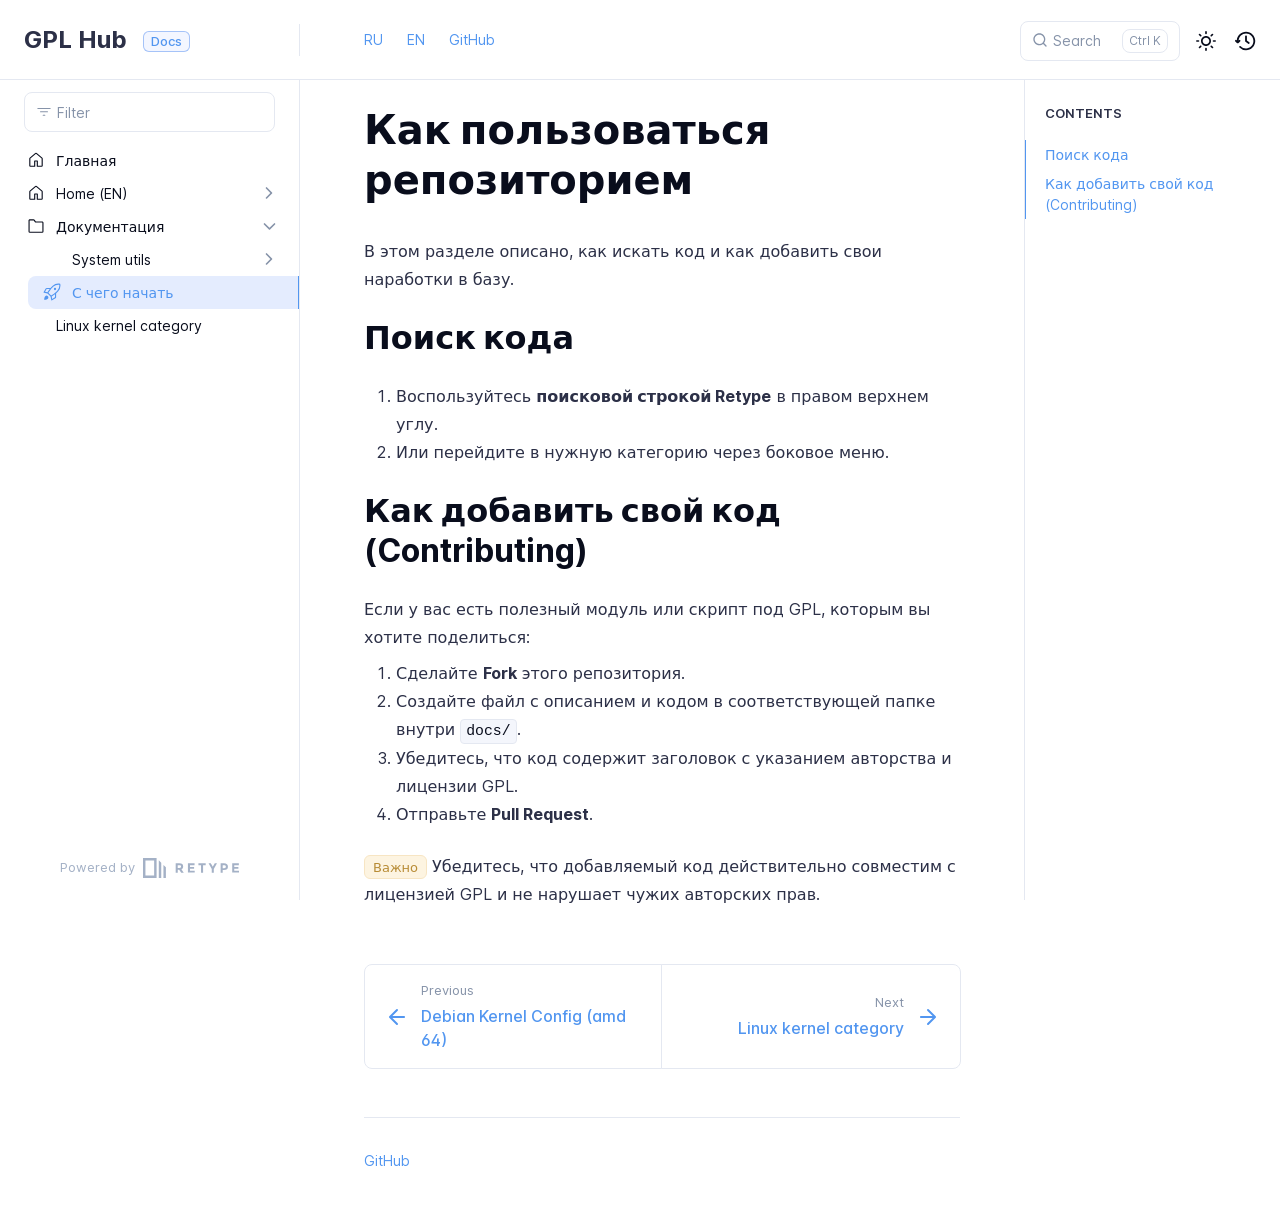
<file: документация/getting-started/index.html>
<!DOCTYPE html>
<html lang="en" class="h-full">
<head>
    <meta charset="UTF-8">
    <meta name="viewport" content="width=device-width,initial-scale=1">
    <meta name="turbo-cache-control" content="no-cache" data-turbo-track="reload" data-track-token="3.12.0.843559482454">

    <!-- See retype.com -->
    <meta name="generator" content="Retype 3.12.0">

    <!-- Primary Meta Tags -->
    <title>Как пользоваться репозиторием</title>
    <meta name="title" content="Как пользоваться репозиторием">
    <meta name="description" content="В этом разделе описано, как искать код и как добавить свои наработки в базу.">

    <!-- Canonical -->
    <link rel="canonical" href="/документация/getting-started/">

    <!-- Open Graph / Facebook -->
    <meta property="og:type" content="website">
    <meta property="og:url" content="/документация/getting-started/">
    <meta property="og:title" content="Как пользоваться репозиторием">
    <meta property="og:description" content="В этом разделе описано, как искать код и как добавить свои наработки в базу.">

    <!-- Twitter -->
    <meta property="twitter:card" content="summary_large_image">
    <meta property="twitter:url" content="/документация/getting-started/">
    <meta property="twitter:title" content="Как пользоваться репозиторием">
    <meta property="twitter:description" content="В этом разделе описано, как искать код и как добавить свои наработки в базу.">

    <script data-cfasync="false">(function(){var cl=document.documentElement.classList,ls=localStorage.getItem("retype_scheme"),hd=cl.contains("dark"),hl=cl.contains("light"),wm=window.matchMedia&&window.matchMedia("(prefers-color-scheme: dark)").matches;if(ls==="dark"||(!ls&&wm&&!hd&&!hl)){cl.remove("light");cl.add("dark")}else if(ls==="light"||(!ls&&!wm&&!hd&&!hl)){cl.remove("dark");cl.add("light")}})();</script>

    <link href="../../resources/css/retype.css?v=3.12.0.843559482454" rel="stylesheet">

    <script data-cfasync="false" src="../../resources/js/config.js?v=3.12.0.843559482454" data-turbo-eval="false" defer></script>
    <script data-cfasync="false" src="../../resources/js/retype.js?v=3.12.0" data-turbo-eval="false" defer></script>
    <script id="lunr-js" data-cfasync="false" src="../../resources/js/lunr.js?v=3.12.0.843559482454" data-turbo-eval="false" defer></script>
</head>
<body>
    <div id="retype-app" class="relative text-base antialiased text-base-text bg-base-bg font-body">
        <div class="absolute bottom-0 left-0" style="top: 5rem; right: 50%"></div>
    
        <header id="retype-header" class="sticky top-0 z-30 flex w-full h-16 bg-header-bg border-b border-header-border md:h-20">
            <div class="container relative flex items-center justify-between pr-6 grow md:justify-start">
                <!-- Mobile menu button skeleton -->
                <button v-cloak class="skeleton retype-mobile-menu-button flex items-center justify-center shrink-0 overflow-hidden dark:text-white focus:outline-none rounded-full w-10 h-10 ml-3.5 md:hidden"><svg xmlns="http://www.w3.org/2000/svg" class="mb-px shrink-0" width="24" height="24" viewBox="0 0 24 24" role="presentation" style="margin-bottom: 0px;"><g fill="currentColor"><path d="M2 4h20v2H2zM2 11h20v2H2zM2 18h20v2H2z"></path></g></svg></button>
                <div v-cloak id="retype-sidebar-left-toggle-button"></div>
        
                <!-- Logo -->
                <div class="flex items-center justify-between h-full py-2 md:w-75">
                    <div class="flex items-center px-2 md:px-6">
                        <a id="retype-branding-logo" href="../../" class="flex items-center leading-snug text-2xl">
                            <span class="dark:text-white font-bold line-clamp-1 md:line-clamp-2">GPL Hub</span>
                        </a><span id="retype-branding-label" class="inline-flex mt-1 px-2 py-1 ml-4 text-xs font-medium leading-none items-center rounded-md bg-branding-label-bg text-branding-label-text ring-1 ring-branding-label-border ring-inset md:inline-block">Docs</span>
                    </div>
        
                    <span class="hidden h-8 border-r md:inline-block border-base-border"></span>
                </div>
        
                <div class="flex justify-between md:grow">
                    <!-- Top Nav -->
                    <nav id="retype-header-nav" class="hidden md:flex">
                        <ul class="flex flex-col mb-4 md:pl-16 md:mb-0 md:flex-row md:items-center">
                            <li class="mr-6">
                                <a class="py-2 md:mb-0 inline-flex items-center text-sm whitespace-nowrap transition-colors duration-200 ease-linear md:text-header-text font-header-text hover:text-header-text-hover" href="../../">RU</a>
                            </li>
                            <li class="mr-6">
                                <a class="py-2 md:mb-0 inline-flex items-center text-sm whitespace-nowrap transition-colors duration-200 ease-linear md:text-header-text font-header-text hover:text-header-text-hover" href="../../en/">EN</a>
                            </li>
                            <li class="mr-6">
                                <a class="py-2 md:mb-0 inline-flex items-center text-sm whitespace-nowrap transition-colors duration-200 ease-linear md:text-header-text font-header-text hover:text-header-text-hover" href="https://github.com/Pashamin/gpl-compliance-archive">GitHub</a>
                            </li>
        
                        </ul>
                    </nav>
        
                    <div v-cloak class="flex justify-end grow">
                        <div id="retype-mobile-search-button"></div>
                        <doc-search-desktop></doc-search-desktop>
        
                        <doc-theme-switch class="lg:ml-2"></doc-theme-switch>
                        <doc-history></doc-history>
                    </div>
                </div>
            </div>
        </header>
    
    
        <div id="retype-container" class="container relative flex bg-white">
            <!-- Sidebar Skeleton -->
            <div v-cloak class="fixed flex flex-col shrink-0 duration-300 ease-in-out bg-sidebar-left-bg border-sidebar-left-border sidebar top-20 w-75 border-r h-screen md:sticky transition-transform skeleton">
            
                <div class="flex items-center h-16 px-6">
                    <input id="retype-filter-input-mock" class="w-full h-10 pl-8 px-3 py-2 transition-colors duration-200 ease-linear bg-filter-bg border border-filter-border rounded-lg shadow-none md:text-sm hover:border-filter-border-hover focus:outline-none focus:border-filter-border-focus placeholder-filter-placeholder" type="text">
                </div>
            
                <div class="pl-6 mt-1 mb-4">
                    <div class="w-32 h-3 mb-4 bg-skeleton-bg rounded-full loading"></div>
                    <div class="w-48 h-3 mb-4 bg-skeleton-bg rounded-full loading"></div>
                    <div class="w-40 h-3 mb-4 bg-skeleton-bg rounded-full loading"></div>
                    <div class="w-32 h-3 mb-4 bg-skeleton-bg rounded-full loading"></div>
                    <div class="w-48 h-3 mb-4 bg-skeleton-bg rounded-full loading"></div>
                    <div class="w-40 h-3 mb-4 bg-skeleton-bg rounded-full loading"></div>
                </div>
            
                <div class="shrink-0 mt-auto bg-transparent dark:border-base-border">
                    <a class="flex items-center justify-center flex-nowrap h-16 text-gray-350 dark:text-dark-400 hover:text-gray-600 dark:hover:text-dark-300 transition-colors duration-150 ease-in docs-powered-by" target="_blank" href="https://retype.com/" rel="noopener">
                        <span class="text-xs whitespace-nowrap">Powered by</span>
                        <svg xmlns="http://www.w3.org/2000/svg" class="ml-2" fill="currentColor" width="96" height="20" overflow="visible"><path d="M0 0v20h13.59V0H0zm11.15 17.54H2.44V2.46h8.71v15.08zM15.8 20h2.44V4.67L15.8 2.22zM20.45 6.89V20h2.44V9.34z"/><g><path d="M40.16 8.44c0 1.49-.59 2.45-1.75 2.88l2.34 3.32h-2.53l-2.04-2.96h-1.43v2.96h-2.06V5.36h3.5c1.43 0 2.46.24 3.07.73s.9 1.27.9 2.35zm-2.48 1.1c.26-.23.38-.59.38-1.09 0-.5-.13-.84-.4-1.03s-.73-.28-1.39-.28h-1.54v2.75h1.5c.72 0 1.2-.12 1.45-.35zM51.56 5.36V7.2h-4.59v1.91h4.13v1.76h-4.13v1.92h4.74v1.83h-6.79V5.36h6.64zM60.09 7.15v7.48h-2.06V7.15h-2.61V5.36h7.28v1.79h-2.61zM70.81 14.64h-2.06v-3.66l-3.19-5.61h2.23l1.99 3.45 1.99-3.45H74l-3.19 5.61v3.66zM83.99 6.19c.65.55.97 1.4.97 2.55s-.33 1.98-1 2.51-1.68.8-3.04.8h-1.23v2.59h-2.06V5.36h3.26c1.42 0 2.45.28 3.1.83zm-1.51 3.65c.25-.28.37-.69.37-1.22s-.16-.92-.48-1.14c-.32-.23-.82-.34-1.5-.34H79.7v3.12h1.38c.68 0 1.15-.14 1.4-.42zM95.85 5.36V7.2h-4.59v1.91h4.13v1.76h-4.13v1.92H96v1.83h-6.79V5.36h6.64z"/></g></svg>
                    </a>
                </div>
            </div>
            
            <!-- Sidebar component -->
            <doc-sidebar v-cloak>
                <template #sidebar-footer>
                    <div class="shrink-0 mt-auto border-t md:bg-transparent md:border-none dark:border-base-border">
            
                        <div class="py-3 px-6 md:hidden border-b dark:border-base-border">
                            <nav>
                                <ul class="flex flex-wrap justify-center items-center">
                                    <li class="mr-6">
                                        <a class="block py-1 inline-flex items-center text-sm whitespace-nowrap transition-colors duration-200 ease-linear md:text-header-text font-header-text hover:text-header-text-hover" href="../../">RU</a>
                                    </li>
                                    <li class="mr-6">
                                        <a class="block py-1 inline-flex items-center text-sm whitespace-nowrap transition-colors duration-200 ease-linear md:text-header-text font-header-text hover:text-header-text-hover" href="../../en/">EN</a>
                                    </li>
                                    <li class="mr-6">
                                        <a class="block py-1 inline-flex items-center text-sm whitespace-nowrap transition-colors duration-200 ease-linear md:text-header-text font-header-text hover:text-header-text-hover" href="https://github.com/Pashamin/gpl-compliance-archive">GitHub</a>
                                    </li>
            
                                </ul>
                            </nav>
                        </div>
            
                        <a class="flex items-center justify-center flex-nowrap h-16 text-gray-350 dark:text-dark-400 hover:text-gray-600 dark:hover:text-dark-300 transition-colors duration-150 ease-in docs-powered-by" target="_blank" href="https://retype.com/" rel="noopener">
                            <span class="text-xs whitespace-nowrap">Powered by</span>
                            <svg xmlns="http://www.w3.org/2000/svg" class="ml-2" fill="currentColor" width="96" height="20" overflow="visible"><path d="M0 0v20h13.59V0H0zm11.15 17.54H2.44V2.46h8.71v15.08zM15.8 20h2.44V4.67L15.8 2.22zM20.45 6.89V20h2.44V9.34z"/><g><path d="M40.16 8.44c0 1.49-.59 2.45-1.75 2.88l2.34 3.32h-2.53l-2.04-2.96h-1.43v2.96h-2.06V5.36h3.5c1.43 0 2.46.24 3.07.73s.9 1.27.9 2.35zm-2.48 1.1c.26-.23.38-.59.38-1.09 0-.5-.13-.84-.4-1.03s-.73-.28-1.39-.28h-1.54v2.75h1.5c.72 0 1.2-.12 1.45-.35zM51.56 5.36V7.2h-4.59v1.91h4.13v1.76h-4.13v1.92h4.74v1.83h-6.79V5.36h6.64zM60.09 7.15v7.48h-2.06V7.15h-2.61V5.36h7.28v1.79h-2.61zM70.81 14.64h-2.06v-3.66l-3.19-5.61h2.23l1.99 3.45 1.99-3.45H74l-3.19 5.61v3.66zM83.99 6.19c.65.55.97 1.4.97 2.55s-.33 1.98-1 2.51-1.68.8-3.04.8h-1.23v2.59h-2.06V5.36h3.26c1.42 0 2.45.28 3.1.83zm-1.51 3.65c.25-.28.37-.69.37-1.22s-.16-.92-.48-1.14c-.32-.23-.82-.34-1.5-.34H79.7v3.12h1.38c.68 0 1.15-.14 1.4-.42zM95.85 5.36V7.2h-4.59v1.91h4.13v1.76h-4.13v1.92H96v1.83h-6.79V5.36h6.64z"/></g></svg>
                        </a>
                    </div>
                </template>
            </doc-sidebar>
    
            <div class="grow min-w-0 bg-body-bg">
                <!-- Render "toolbar" template here on api pages --><!-- Render page content -->
                <div class="flex">
                    <div id="retype-main" class="min-w-0 p-4 grow md:px-16">
                        <main class="relative pb-12 lg:pt-2">
                            <div class="retype-markdown" id="retype-content">
                                <!-- Rendered if sidebar right is enabled -->
                                <div id="retype-sidebar-right-toggle"></div>
                                <!-- Page content  -->
<doc-anchor-target id="как-пользоваться-репозиторием" class="break-words">
    <h1>
        <doc-anchor-trigger class="header-anchor-trigger" to="#как-пользоваться-репозиторием">#</doc-anchor-trigger>
        <span>Как пользоваться репозиторием</span>
    </h1>
</doc-anchor-target>
<p>В этом разделе описано, как искать код и как добавить свои наработки в базу.</p>
<doc-anchor-target id="поиск-кода">
    <h2>
        <doc-anchor-trigger class="header-anchor-trigger" to="#поиск-кода">#</doc-anchor-trigger>
        <span>Поиск кода</span>
    </h2>
</doc-anchor-target>
<ol>
<li>Воспользуйтесь <strong>поисковой строкой Retype</strong> в правом верхнем углу.</li>
<li>Или перейдите в нужную категорию через боковое меню.</li>
</ol>
<doc-anchor-target id="как-добавить-свой-код-contributing">
    <h2>
        <doc-anchor-trigger class="header-anchor-trigger" to="#как-добавить-свой-код-contributing">#</doc-anchor-trigger>
        <span>Как добавить свой код (Contributing)</span>
    </h2>
</doc-anchor-target>
<p>Если у вас есть полезный модуль или скрипт под GPL, которым вы хотите поделиться:</p>
<ol>
<li>Сделайте <strong>Fork</strong> этого репозитория.</li>
<li>Создайте файл с описанием и кодом в соответствующей папке внутри <code translate="no" v-pre>docs/</code>.</li>
<li>Убедитесь, что код содержит заголовок с указанием авторства и лицензии GPL.</li>
<li>Отправьте <strong>Pull Request</strong>.</li>
</ol>
<p><span class="no-link inline-flex align-middle items-center justify-center font-medium leading-none whitespace-nowrap text-badge-warning-text bg-badge-warning border border-badge-warning-border h-6 px-2 text-xs rounded-md">
    <span>Важно</span>
</span> Убедитесь, что добавляемый код действительно совместим с лицензией GPL и не нарушает чужих авторских прав.</p>

                                
                                <!-- Required only on API pages -->
                                <doc-toolbar-member-filter-no-results></doc-toolbar-member-filter-no-results>
                            </div>
                            <footer id="retype-content-footer" class="clear-both">
                            
                                <nav id="retype-nextprev" class="print:hidden flex mt-14">
                                    <div class="w-1/2">
                                        <a class="px-5 py-4 h-full flex items-center break-normal font-medium text-body-link border border-base-border hover:border-base-border-hover rounded-l-lg transition-colors duration-150 relative hover:z-5" href="../../документация/system-utils/debian-config-amd64/">
                                            <svg xmlns="http://www.w3.org/2000/svg" class="mr-3" width="24" height="24" viewBox="0 0 24 24" fill="currentColor" overflow="visible"><path d="M19 11H7.41l5.29-5.29a.996.996 0 10-1.41-1.41l-7 7a1 1 0 000 1.42l7 7a1.024 1.024 0 001.42-.01.996.996 0 000-1.41L7.41 13H19c.55 0 1-.45 1-1s-.45-1-1-1z" /><path fill="none" d="M0 0h24v24H0z" /></svg>
                                            <span>
                                                <span class="block text-xs font-normal text-base-text-muted">Previous</span>
                                                <span class="block mt-1">Debian Kernel Config (amd​64)</span>
                                            </span>
                                        </a>
                                    </div>
                            
                                    <div class="w-1/2">
                                        <a class="px-5 py-4 -mx-px h-full flex items-center justify-end break-normal font-medium text-body-link border border-base-border hover:border-base-border-hover rounded-r-lg transition-colors duration-150 relative hover:z-5" href="../../linux/">
                                            <span>
                                                <span class="block text-xs font-normal text-right text-base-text-muted">Next</span>
                                                <span class="block mt-1">Linux kernel category</span>
                                            </span>
                                            <svg xmlns="http://www.w3.org/2000/svg" class="ml-3" width="24" height="24" viewBox="0 0 24 24" fill="currentColor" overflow="visible"><path d="M19.92 12.38a1 1 0 00-.22-1.09l-7-7a.996.996 0 10-1.41 1.41l5.3 5.3H5c-.55 0-1 .45-1 1s.45 1 1 1h11.59l-5.29 5.29a.996.996 0 000 1.41c.19.2.44.3.7.3s.51-.1.71-.29l7-7c.09-.09.16-.21.21-.33z" /><path fill="none" d="M0 0h24v24H0z" /></svg>
                                        </a>
                                    </div>
                                </nav>
                            </footer>
                        </main>
                
                        <div id="retype-page-footer" class="print:border-none border-t border-base-border pt-6 mb-8">
                            <footer class="flex flex-wrap items-center justify-between print:justify-center">
                                <div id="retype-footer-links" class="print:hidden">
                                    <ul class="flex flex-wrap items-center text-sm">
                                        <li>
                                            <a class="block mr-4 py-2 text-sm whitespace-nowrap transition-colors duration-200 ease-linear text-footer-link hover:text-footer-link-hover md:mb-0" href="https://github.com/Pashamin/gpl-compliance-archive">GitHub</a>
                                        </li>
                                    </ul>
                                </div>
                                <div id="retype-copyright" class="print:justify-center py-2 text-footer-text font-footer-link text-sm leading-relaxed"></div>
                            </footer>
                        </div>
                    </div>
                
                    <!-- Rendered if sidebar right is enabled -->
                    <!-- Sidebar right skeleton-->
                    <div v-cloak class="fixed top-0 bottom-0 right-0 translate-x-full bg-sidebar-right-bg border-sidebar-right-border lg:sticky lg:border-l lg:shrink-0 lg:pt-6 lg:transform-none sm:w-1/2 lg:w-64 lg:z-0 md:w-104 sidebar-right skeleton">
                        <div class="pl-5">
                            <div class="w-32 h-3 mb-4 bg-skeleton-bg rounded-full loading"></div>
                            <div class="w-48 h-3 mb-4 bg-skeleton-bg rounded-full loading"></div>
                            <div class="w-40 h-3 mb-4 bg-skeleton-bg rounded-full loading"></div>
                        </div>
                    </div>
                
                    <!-- User should be able to hide sidebar right -->
                    <doc-sidebar-right v-cloak></doc-sidebar-right>
                </div>

            </div>
        </div>
    
        <doc-search-mobile></doc-search-mobile>
        <doc-back-to-top></doc-back-to-top>
    </div>


    <div id="retype-overlay-target"></div>

    <script data-cfasync="false">window.__DOCS__ = { "title": "С чего начать", level: 2, icon: "file", hasPrism: false, hasMermaid: false, hasMath: false, tocDepth: 23 }</script>
</body>
</html>
</file>
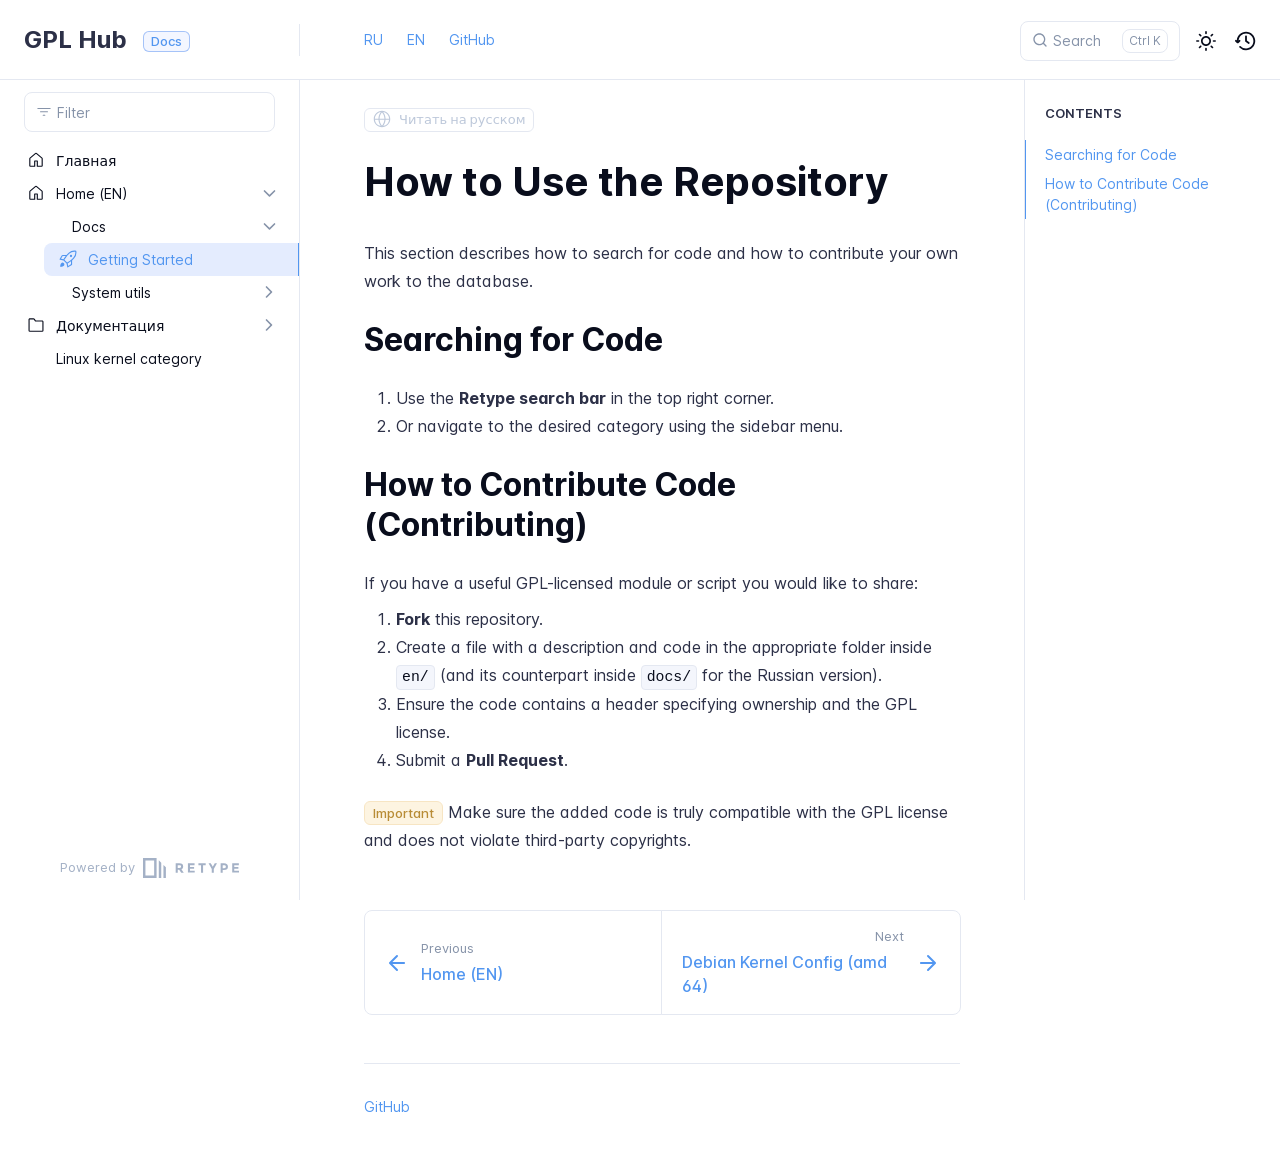
<file: en/docs/getting-started/index.html>
<!DOCTYPE html>
<html lang="en" class="h-full">
<head>
    <meta charset="UTF-8">
    <meta name="viewport" content="width=device-width,initial-scale=1">
    <meta name="turbo-cache-control" content="no-cache" data-turbo-track="reload" data-track-token="3.12.0.843559482454">

    <!-- See retype.com -->
    <meta name="generator" content="Retype 3.12.0">

    <!-- Primary Meta Tags -->
    <title>How to Use the Repository</title>
    <meta name="title" content="How to Use the Repository">
    <meta name="description" content="This section describes how to search for code and how to contribute your own work to the database.">

    <!-- Canonical -->
    <link rel="canonical" href="/en/docs/getting-started/">

    <!-- Open Graph / Facebook -->
    <meta property="og:type" content="website">
    <meta property="og:url" content="/en/docs/getting-started/">
    <meta property="og:title" content="How to Use the Repository">
    <meta property="og:description" content="This section describes how to search for code and how to contribute your own work to the database.">

    <!-- Twitter -->
    <meta property="twitter:card" content="summary_large_image">
    <meta property="twitter:url" content="/en/docs/getting-started/">
    <meta property="twitter:title" content="How to Use the Repository">
    <meta property="twitter:description" content="This section describes how to search for code and how to contribute your own work to the database.">

    <script data-cfasync="false">(function(){var cl=document.documentElement.classList,ls=localStorage.getItem("retype_scheme"),hd=cl.contains("dark"),hl=cl.contains("light"),wm=window.matchMedia&&window.matchMedia("(prefers-color-scheme: dark)").matches;if(ls==="dark"||(!ls&&wm&&!hd&&!hl)){cl.remove("light");cl.add("dark")}else if(ls==="light"||(!ls&&!wm&&!hd&&!hl)){cl.remove("dark");cl.add("light")}})();</script>

    <link href="../../../resources/css/retype.css?v=3.12.0.843559482454" rel="stylesheet">

    <script data-cfasync="false" src="../../../resources/js/config.js?v=3.12.0.843559482454" data-turbo-eval="false" defer></script>
    <script data-cfasync="false" src="../../../resources/js/retype.js?v=3.12.0" data-turbo-eval="false" defer></script>
    <script id="lunr-js" data-cfasync="false" src="../../../resources/js/lunr.js?v=3.12.0.843559482454" data-turbo-eval="false" defer></script>
</head>
<body>
    <div id="retype-app" class="relative text-base antialiased text-base-text bg-base-bg font-body">
        <div class="absolute bottom-0 left-0" style="top: 5rem; right: 50%"></div>
    
        <header id="retype-header" class="sticky top-0 z-30 flex w-full h-16 bg-header-bg border-b border-header-border md:h-20">
            <div class="container relative flex items-center justify-between pr-6 grow md:justify-start">
                <!-- Mobile menu button skeleton -->
                <button v-cloak class="skeleton retype-mobile-menu-button flex items-center justify-center shrink-0 overflow-hidden dark:text-white focus:outline-none rounded-full w-10 h-10 ml-3.5 md:hidden"><svg xmlns="http://www.w3.org/2000/svg" class="mb-px shrink-0" width="24" height="24" viewBox="0 0 24 24" role="presentation" style="margin-bottom: 0px;"><g fill="currentColor"><path d="M2 4h20v2H2zM2 11h20v2H2zM2 18h20v2H2z"></path></g></svg></button>
                <div v-cloak id="retype-sidebar-left-toggle-button"></div>
        
                <!-- Logo -->
                <div class="flex items-center justify-between h-full py-2 md:w-75">
                    <div class="flex items-center px-2 md:px-6">
                        <a id="retype-branding-logo" href="../../../" class="flex items-center leading-snug text-2xl">
                            <span class="dark:text-white font-bold line-clamp-1 md:line-clamp-2">GPL Hub</span>
                        </a><span id="retype-branding-label" class="inline-flex mt-1 px-2 py-1 ml-4 text-xs font-medium leading-none items-center rounded-md bg-branding-label-bg text-branding-label-text ring-1 ring-branding-label-border ring-inset md:inline-block">Docs</span>
                    </div>
        
                    <span class="hidden h-8 border-r md:inline-block border-base-border"></span>
                </div>
        
                <div class="flex justify-between md:grow">
                    <!-- Top Nav -->
                    <nav id="retype-header-nav" class="hidden md:flex">
                        <ul class="flex flex-col mb-4 md:pl-16 md:mb-0 md:flex-row md:items-center">
                            <li class="mr-6">
                                <a class="py-2 md:mb-0 inline-flex items-center text-sm whitespace-nowrap transition-colors duration-200 ease-linear md:text-header-text font-header-text hover:text-header-text-hover" href="../../../">RU</a>
                            </li>
                            <li class="mr-6">
                                <a class="py-2 md:mb-0 inline-flex items-center text-sm whitespace-nowrap transition-colors duration-200 ease-linear md:text-header-text font-header-text hover:text-header-text-hover" href="../../../en/">EN</a>
                            </li>
                            <li class="mr-6">
                                <a class="py-2 md:mb-0 inline-flex items-center text-sm whitespace-nowrap transition-colors duration-200 ease-linear md:text-header-text font-header-text hover:text-header-text-hover" href="https://github.com/Pashamin/gpl-compliance-archive">GitHub</a>
                            </li>
        
                        </ul>
                    </nav>
        
                    <div v-cloak class="flex justify-end grow">
                        <div id="retype-mobile-search-button"></div>
                        <doc-search-desktop></doc-search-desktop>
        
                        <doc-theme-switch class="lg:ml-2"></doc-theme-switch>
                        <doc-history></doc-history>
                    </div>
                </div>
            </div>
        </header>
    
    
        <div id="retype-container" class="container relative flex bg-white">
            <!-- Sidebar Skeleton -->
            <div v-cloak class="fixed flex flex-col shrink-0 duration-300 ease-in-out bg-sidebar-left-bg border-sidebar-left-border sidebar top-20 w-75 border-r h-screen md:sticky transition-transform skeleton">
            
                <div class="flex items-center h-16 px-6">
                    <input id="retype-filter-input-mock" class="w-full h-10 pl-8 px-3 py-2 transition-colors duration-200 ease-linear bg-filter-bg border border-filter-border rounded-lg shadow-none md:text-sm hover:border-filter-border-hover focus:outline-none focus:border-filter-border-focus placeholder-filter-placeholder" type="text">
                </div>
            
                <div class="pl-6 mt-1 mb-4">
                    <div class="w-32 h-3 mb-4 bg-skeleton-bg rounded-full loading"></div>
                    <div class="w-48 h-3 mb-4 bg-skeleton-bg rounded-full loading"></div>
                    <div class="w-40 h-3 mb-4 bg-skeleton-bg rounded-full loading"></div>
                    <div class="w-32 h-3 mb-4 bg-skeleton-bg rounded-full loading"></div>
                    <div class="w-48 h-3 mb-4 bg-skeleton-bg rounded-full loading"></div>
                    <div class="w-40 h-3 mb-4 bg-skeleton-bg rounded-full loading"></div>
                </div>
            
                <div class="shrink-0 mt-auto bg-transparent dark:border-base-border">
                    <a class="flex items-center justify-center flex-nowrap h-16 text-gray-350 dark:text-dark-400 hover:text-gray-600 dark:hover:text-dark-300 transition-colors duration-150 ease-in docs-powered-by" target="_blank" href="https://retype.com/" rel="noopener">
                        <span class="text-xs whitespace-nowrap">Powered by</span>
                        <svg xmlns="http://www.w3.org/2000/svg" class="ml-2" fill="currentColor" width="96" height="20" overflow="visible"><path d="M0 0v20h13.59V0H0zm11.15 17.54H2.44V2.46h8.71v15.08zM15.8 20h2.44V4.67L15.8 2.22zM20.45 6.89V20h2.44V9.34z"/><g><path d="M40.16 8.44c0 1.49-.59 2.45-1.75 2.88l2.34 3.32h-2.53l-2.04-2.96h-1.43v2.96h-2.06V5.36h3.5c1.43 0 2.46.24 3.07.73s.9 1.27.9 2.35zm-2.48 1.1c.26-.23.38-.59.38-1.09 0-.5-.13-.84-.4-1.03s-.73-.28-1.39-.28h-1.54v2.75h1.5c.72 0 1.2-.12 1.45-.35zM51.56 5.36V7.2h-4.59v1.91h4.13v1.76h-4.13v1.92h4.74v1.83h-6.79V5.36h6.64zM60.09 7.15v7.48h-2.06V7.15h-2.61V5.36h7.28v1.79h-2.61zM70.81 14.64h-2.06v-3.66l-3.19-5.61h2.23l1.99 3.45 1.99-3.45H74l-3.19 5.61v3.66zM83.99 6.19c.65.55.97 1.4.97 2.55s-.33 1.98-1 2.51-1.68.8-3.04.8h-1.23v2.59h-2.06V5.36h3.26c1.42 0 2.45.28 3.1.83zm-1.51 3.65c.25-.28.37-.69.37-1.22s-.16-.92-.48-1.14c-.32-.23-.82-.34-1.5-.34H79.7v3.12h1.38c.68 0 1.15-.14 1.4-.42zM95.85 5.36V7.2h-4.59v1.91h4.13v1.76h-4.13v1.92H96v1.83h-6.79V5.36h6.64z"/></g></svg>
                    </a>
                </div>
            </div>
            
            <!-- Sidebar component -->
            <doc-sidebar v-cloak>
                <template #sidebar-footer>
                    <div class="shrink-0 mt-auto border-t md:bg-transparent md:border-none dark:border-base-border">
            
                        <div class="py-3 px-6 md:hidden border-b dark:border-base-border">
                            <nav>
                                <ul class="flex flex-wrap justify-center items-center">
                                    <li class="mr-6">
                                        <a class="block py-1 inline-flex items-center text-sm whitespace-nowrap transition-colors duration-200 ease-linear md:text-header-text font-header-text hover:text-header-text-hover" href="../../../">RU</a>
                                    </li>
                                    <li class="mr-6">
                                        <a class="block py-1 inline-flex items-center text-sm whitespace-nowrap transition-colors duration-200 ease-linear md:text-header-text font-header-text hover:text-header-text-hover" href="../../../en/">EN</a>
                                    </li>
                                    <li class="mr-6">
                                        <a class="block py-1 inline-flex items-center text-sm whitespace-nowrap transition-colors duration-200 ease-linear md:text-header-text font-header-text hover:text-header-text-hover" href="https://github.com/Pashamin/gpl-compliance-archive">GitHub</a>
                                    </li>
            
                                </ul>
                            </nav>
                        </div>
            
                        <a class="flex items-center justify-center flex-nowrap h-16 text-gray-350 dark:text-dark-400 hover:text-gray-600 dark:hover:text-dark-300 transition-colors duration-150 ease-in docs-powered-by" target="_blank" href="https://retype.com/" rel="noopener">
                            <span class="text-xs whitespace-nowrap">Powered by</span>
                            <svg xmlns="http://www.w3.org/2000/svg" class="ml-2" fill="currentColor" width="96" height="20" overflow="visible"><path d="M0 0v20h13.59V0H0zm11.15 17.54H2.44V2.46h8.71v15.08zM15.8 20h2.44V4.67L15.8 2.22zM20.45 6.89V20h2.44V9.34z"/><g><path d="M40.16 8.44c0 1.49-.59 2.45-1.75 2.88l2.34 3.32h-2.53l-2.04-2.96h-1.43v2.96h-2.06V5.36h3.5c1.43 0 2.46.24 3.07.73s.9 1.27.9 2.35zm-2.48 1.1c.26-.23.38-.59.38-1.09 0-.5-.13-.84-.4-1.03s-.73-.28-1.39-.28h-1.54v2.75h1.5c.72 0 1.2-.12 1.45-.35zM51.56 5.36V7.2h-4.59v1.91h4.13v1.76h-4.13v1.92h4.74v1.83h-6.79V5.36h6.64zM60.09 7.15v7.48h-2.06V7.15h-2.61V5.36h7.28v1.79h-2.61zM70.81 14.64h-2.06v-3.66l-3.19-5.61h2.23l1.99 3.45 1.99-3.45H74l-3.19 5.61v3.66zM83.99 6.19c.65.55.97 1.4.97 2.55s-.33 1.98-1 2.51-1.68.8-3.04.8h-1.23v2.59h-2.06V5.36h3.26c1.42 0 2.45.28 3.1.83zm-1.51 3.65c.25-.28.37-.69.37-1.22s-.16-.92-.48-1.14c-.32-.23-.82-.34-1.5-.34H79.7v3.12h1.38c.68 0 1.15-.14 1.4-.42zM95.85 5.36V7.2h-4.59v1.91h4.13v1.76h-4.13v1.92H96v1.83h-6.79V5.36h6.64z"/></g></svg>
                        </a>
                    </div>
                </template>
            </doc-sidebar>
    
            <div class="grow min-w-0 bg-body-bg">
                <!-- Render "toolbar" template here on api pages --><!-- Render page content -->
                <div class="flex">
                    <div id="retype-main" class="min-w-0 p-4 grow md:px-16">
                        <main class="relative pb-12 lg:pt-2">
                            <div class="retype-markdown" id="retype-content">
                                <!-- Rendered if sidebar right is enabled -->
                                <div id="retype-sidebar-right-toggle"></div>
                                <!-- Page content  -->
<p><a href="/getting-started/" class="no-link inline-flex align-middle items-center justify-center font-medium leading-none whitespace-nowrap text-badge-ghost-text bg-badge-ghost border border-badge-ghost-border hover:text-badge-ghost-text-hover hover:bg-badge-ghost-hover hover:border-badge-ghost-border-hover transition-colors duration-200 ease-out h-6 px-2 text-xs rounded-md">
    <span><svg xmlns="http://www.w3.org/2000/svg" class="mb-px inline-flex mr-2" width="18" height="18" viewBox="0 0 24 24" role="presentation"><g fill="currentColor"><path d="M12 1c6.075 0 11 4.925 11 11s-4.925 11-11 11S1 18.075 1 12 5.925 1 12 1Zm3.241 10.5v-.001c-.1-2.708-.992-4.904-1.89-6.452a13.919 13.919 0 0 0-1.304-1.88L12 3.11l-.047.059c-.354.425-.828 1.06-1.304 1.88-.898 1.547-1.79 3.743-1.89 6.451Zm-12.728 0h4.745c.1-3.037 1.1-5.49 2.093-7.204.39-.672.78-1.233 1.119-1.673C6.11 3.329 2.746 7 2.513 11.5Zm18.974 0C21.254 7 17.89 3.329 13.53 2.623c.339.44.729 1.001 1.119 1.673.993 1.714 1.993 4.167 2.093 7.204ZM8.787 13c.182 2.478 1.02 4.5 1.862 5.953.382.661.818 1.29 1.304 1.88l.047.057.047-.059c.354-.425.828-1.06 1.304-1.88.842-1.451 1.679-3.471 1.862-5.951Zm-1.504 0H2.552a9.505 9.505 0 0 0 7.918 8.377 15.773 15.773 0 0 1-1.119-1.673C8.413 18.085 7.47 15.807 7.283 13Zm9.434 0c-.186 2.807-1.13 5.085-2.068 6.704-.39.672-.78 1.233-1.118 1.673A9.506 9.506 0 0 0 21.447 13Z"/></g></svg></span>
    <span>Читать на русском</span>
</a></p>
<doc-anchor-target id="how-to-use-the-repository" class="break-words">
    <h1>
        <doc-anchor-trigger class="header-anchor-trigger" to="#how-to-use-the-repository">#</doc-anchor-trigger>
        <span>How to Use the Repository</span>
    </h1>
</doc-anchor-target>
<p>This section describes how to search for code and how to contribute your own work to the database.</p>
<doc-anchor-target id="searching-for-code">
    <h2>
        <doc-anchor-trigger class="header-anchor-trigger" to="#searching-for-code">#</doc-anchor-trigger>
        <span>Searching for Code</span>
    </h2>
</doc-anchor-target>
<ol>
<li>Use the <strong>Retype search bar</strong> in the top right corner.</li>
<li>Or navigate to the desired category using the sidebar menu.</li>
</ol>
<doc-anchor-target id="how-to-contribute-code-contributing">
    <h2>
        <doc-anchor-trigger class="header-anchor-trigger" to="#how-to-contribute-code-contributing">#</doc-anchor-trigger>
        <span>How to Contribute Code (Contributing)</span>
    </h2>
</doc-anchor-target>
<p>If you have a useful GPL-licensed module or script you would like to share:</p>
<ol>
<li><strong>Fork</strong> this repository.</li>
<li>Create a file with a description and code in the appropriate folder inside <code translate="no" v-pre>en/</code> (and its counterpart inside <code translate="no" v-pre>docs/</code> for the Russian version).</li>
<li>Ensure the code contains a header specifying ownership and the GPL license.</li>
<li>Submit a <strong>Pull Request</strong>.</li>
</ol>
<p><span class="no-link inline-flex align-middle items-center justify-center font-medium leading-none whitespace-nowrap text-badge-warning-text bg-badge-warning border border-badge-warning-border h-6 px-2 text-xs rounded-md">
    <span>Important</span>
</span> Make sure the added code is truly compatible with the GPL license and does not violate third-party copyrights.</p>

                                
                                <!-- Required only on API pages -->
                                <doc-toolbar-member-filter-no-results></doc-toolbar-member-filter-no-results>
                            </div>
                            <footer id="retype-content-footer" class="clear-both">
                            
                                <nav id="retype-nextprev" class="print:hidden flex mt-14">
                                    <div class="w-1/2">
                                        <a class="px-5 py-4 h-full flex items-center break-normal font-medium text-body-link border border-base-border hover:border-base-border-hover rounded-l-lg transition-colors duration-150 relative hover:z-5" href="../../../en/">
                                            <svg xmlns="http://www.w3.org/2000/svg" class="mr-3" width="24" height="24" viewBox="0 0 24 24" fill="currentColor" overflow="visible"><path d="M19 11H7.41l5.29-5.29a.996.996 0 10-1.41-1.41l-7 7a1 1 0 000 1.42l7 7a1.024 1.024 0 001.42-.01.996.996 0 000-1.41L7.41 13H19c.55 0 1-.45 1-1s-.45-1-1-1z" /><path fill="none" d="M0 0h24v24H0z" /></svg>
                                            <span>
                                                <span class="block text-xs font-normal text-base-text-muted">Previous</span>
                                                <span class="block mt-1">Home (EN)</span>
                                            </span>
                                        </a>
                                    </div>
                            
                                    <div class="w-1/2">
                                        <a class="px-5 py-4 -mx-px h-full flex items-center justify-end break-normal font-medium text-body-link border border-base-border hover:border-base-border-hover rounded-r-lg transition-colors duration-150 relative hover:z-5" href="../../../en/system-utils/debian-config-amd64/">
                                            <span>
                                                <span class="block text-xs font-normal text-right text-base-text-muted">Next</span>
                                                <span class="block mt-1">Debian Kernel Config (amd​64)</span>
                                            </span>
                                            <svg xmlns="http://www.w3.org/2000/svg" class="ml-3" width="24" height="24" viewBox="0 0 24 24" fill="currentColor" overflow="visible"><path d="M19.92 12.38a1 1 0 00-.22-1.09l-7-7a.996.996 0 10-1.41 1.41l5.3 5.3H5c-.55 0-1 .45-1 1s.45 1 1 1h11.59l-5.29 5.29a.996.996 0 000 1.41c.19.2.44.3.7.3s.51-.1.71-.29l7-7c.09-.09.16-.21.21-.33z" /><path fill="none" d="M0 0h24v24H0z" /></svg>
                                        </a>
                                    </div>
                                </nav>
                            </footer>
                        </main>
                
                        <div id="retype-page-footer" class="print:border-none border-t border-base-border pt-6 mb-8">
                            <footer class="flex flex-wrap items-center justify-between print:justify-center">
                                <div id="retype-footer-links" class="print:hidden">
                                    <ul class="flex flex-wrap items-center text-sm">
                                        <li>
                                            <a class="block mr-4 py-2 text-sm whitespace-nowrap transition-colors duration-200 ease-linear text-footer-link hover:text-footer-link-hover md:mb-0" href="https://github.com/Pashamin/gpl-compliance-archive">GitHub</a>
                                        </li>
                                    </ul>
                                </div>
                                <div id="retype-copyright" class="print:justify-center py-2 text-footer-text font-footer-link text-sm leading-relaxed"></div>
                            </footer>
                        </div>
                    </div>
                
                    <!-- Rendered if sidebar right is enabled -->
                    <!-- Sidebar right skeleton-->
                    <div v-cloak class="fixed top-0 bottom-0 right-0 translate-x-full bg-sidebar-right-bg border-sidebar-right-border lg:sticky lg:border-l lg:shrink-0 lg:pt-6 lg:transform-none sm:w-1/2 lg:w-64 lg:z-0 md:w-104 sidebar-right skeleton">
                        <div class="pl-5">
                            <div class="w-32 h-3 mb-4 bg-skeleton-bg rounded-full loading"></div>
                            <div class="w-48 h-3 mb-4 bg-skeleton-bg rounded-full loading"></div>
                            <div class="w-40 h-3 mb-4 bg-skeleton-bg rounded-full loading"></div>
                        </div>
                    </div>
                
                    <!-- User should be able to hide sidebar right -->
                    <doc-sidebar-right v-cloak></doc-sidebar-right>
                </div>

            </div>
        </div>
    
        <doc-search-mobile></doc-search-mobile>
        <doc-back-to-top></doc-back-to-top>
    </div>


    <div id="retype-overlay-target"></div>

    <script data-cfasync="false">window.__DOCS__ = { "title": "Getting Started", level: 3, icon: "file", hasPrism: false, hasMermaid: false, hasMath: false, tocDepth: 23 }</script>
</body>
</html>
</file>
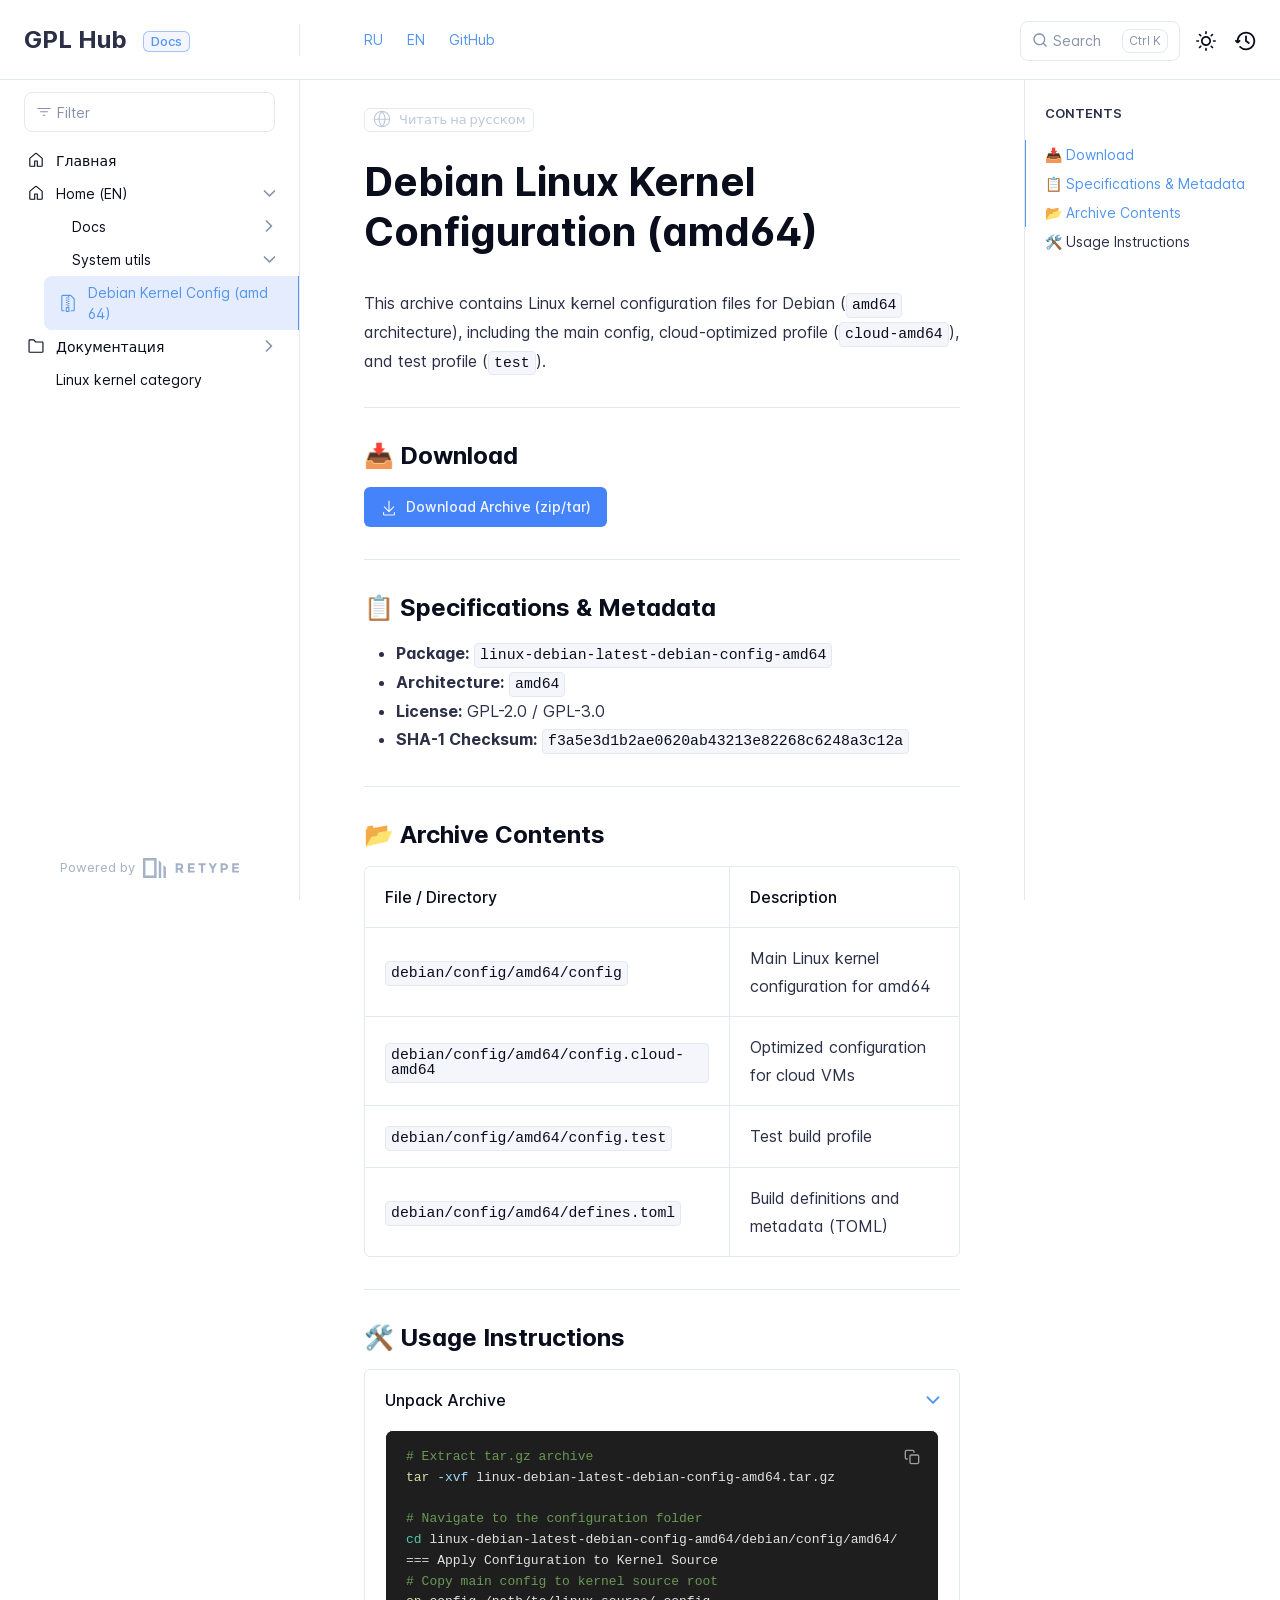
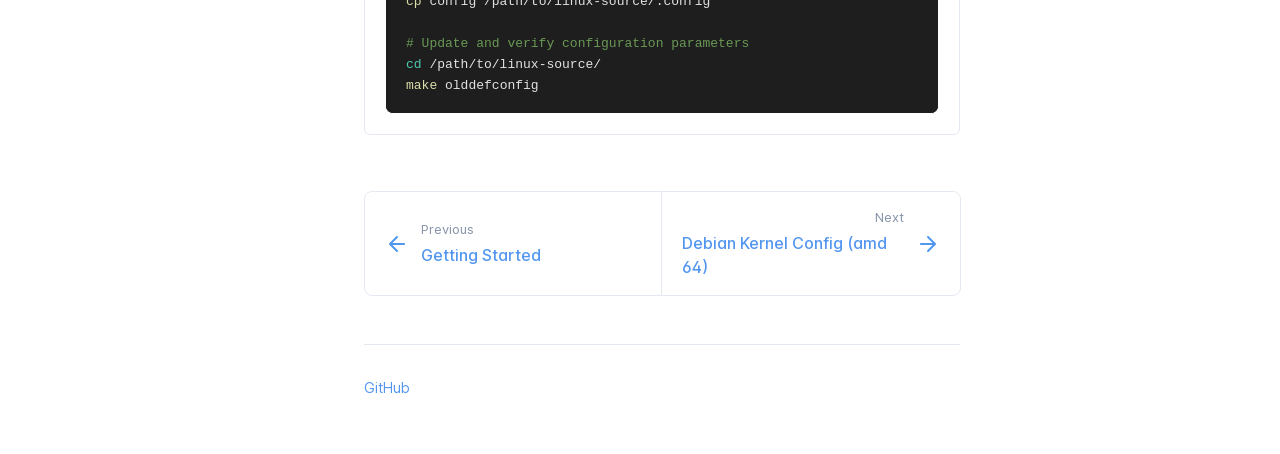
<file: en/system-utils/debian-config-amd64/index.html>
<!DOCTYPE html>
<html lang="en" class="h-full">
<head>
    <meta charset="UTF-8">
    <meta name="viewport" content="width=device-width,initial-scale=1">
    <meta name="turbo-cache-control" content="no-cache" data-turbo-track="reload" data-track-token="3.12.0.843559482454">

    <!-- See retype.com -->
    <meta name="generator" content="Retype 3.12.0">

    <!-- Primary Meta Tags -->
    <title>Debian Linux Kernel Configuration (amd64)</title>
    <meta name="title" content="Debian Linux Kernel Configuration (amd64)">
    <meta name="description" content="This archive contains Linux kernel configuration files for Debian ( amd64 architecture), including the main config, cloud-optimized profile (">

    <!-- Canonical -->
    <link rel="canonical" href="/en/system-utils/debian-config-amd64/">

    <!-- Open Graph / Facebook -->
    <meta property="og:type" content="website">
    <meta property="og:url" content="/en/system-utils/debian-config-amd64/">
    <meta property="og:title" content="Debian Linux Kernel Configuration (amd64)">
    <meta property="og:description" content="This archive contains Linux kernel configuration files for Debian ( amd64 architecture), including the main config, cloud-optimized profile (">

    <!-- Twitter -->
    <meta property="twitter:card" content="summary_large_image">
    <meta property="twitter:url" content="/en/system-utils/debian-config-amd64/">
    <meta property="twitter:title" content="Debian Linux Kernel Configuration (amd64)">
    <meta property="twitter:description" content="This archive contains Linux kernel configuration files for Debian ( amd64 architecture), including the main config, cloud-optimized profile (">

    <script data-cfasync="false">(function(){var cl=document.documentElement.classList,ls=localStorage.getItem("retype_scheme"),hd=cl.contains("dark"),hl=cl.contains("light"),wm=window.matchMedia&&window.matchMedia("(prefers-color-scheme: dark)").matches;if(ls==="dark"||(!ls&&wm&&!hd&&!hl)){cl.remove("light");cl.add("dark")}else if(ls==="light"||(!ls&&!wm&&!hd&&!hl)){cl.remove("dark");cl.add("light")}})();</script>

    <link href="../../../resources/css/retype.css?v=3.12.0.843559482454" rel="stylesheet">

    <script data-cfasync="false" src="../../../resources/js/config.js?v=3.12.0.843559482454" data-turbo-eval="false" defer></script>
    <script data-cfasync="false" src="../../../resources/js/retype.js?v=3.12.0" data-turbo-eval="false" defer></script>
    <script id="lunr-js" data-cfasync="false" src="../../../resources/js/lunr.js?v=3.12.0.843559482454" data-turbo-eval="false" defer></script>
    <script id="prism-js" data-cfasync="false" src="../../../resources/js/prism.js?v=3.12.0.843559482454" defer></script>
</head>
<body>
    <div id="retype-app" class="relative text-base antialiased text-base-text bg-base-bg font-body">
        <div class="absolute bottom-0 left-0" style="top: 5rem; right: 50%"></div>
    
        <header id="retype-header" class="sticky top-0 z-30 flex w-full h-16 bg-header-bg border-b border-header-border md:h-20">
            <div class="container relative flex items-center justify-between pr-6 grow md:justify-start">
                <!-- Mobile menu button skeleton -->
                <button v-cloak class="skeleton retype-mobile-menu-button flex items-center justify-center shrink-0 overflow-hidden dark:text-white focus:outline-none rounded-full w-10 h-10 ml-3.5 md:hidden"><svg xmlns="http://www.w3.org/2000/svg" class="mb-px shrink-0" width="24" height="24" viewBox="0 0 24 24" role="presentation" style="margin-bottom: 0px;"><g fill="currentColor"><path d="M2 4h20v2H2zM2 11h20v2H2zM2 18h20v2H2z"></path></g></svg></button>
                <div v-cloak id="retype-sidebar-left-toggle-button"></div>
        
                <!-- Logo -->
                <div class="flex items-center justify-between h-full py-2 md:w-75">
                    <div class="flex items-center px-2 md:px-6">
                        <a id="retype-branding-logo" href="../../../" class="flex items-center leading-snug text-2xl">
                            <span class="dark:text-white font-bold line-clamp-1 md:line-clamp-2">GPL Hub</span>
                        </a><span id="retype-branding-label" class="inline-flex mt-1 px-2 py-1 ml-4 text-xs font-medium leading-none items-center rounded-md bg-branding-label-bg text-branding-label-text ring-1 ring-branding-label-border ring-inset md:inline-block">Docs</span>
                    </div>
        
                    <span class="hidden h-8 border-r md:inline-block border-base-border"></span>
                </div>
        
                <div class="flex justify-between md:grow">
                    <!-- Top Nav -->
                    <nav id="retype-header-nav" class="hidden md:flex">
                        <ul class="flex flex-col mb-4 md:pl-16 md:mb-0 md:flex-row md:items-center">
                            <li class="mr-6">
                                <a class="py-2 md:mb-0 inline-flex items-center text-sm whitespace-nowrap transition-colors duration-200 ease-linear md:text-header-text font-header-text hover:text-header-text-hover" href="../../../">RU</a>
                            </li>
                            <li class="mr-6">
                                <a class="py-2 md:mb-0 inline-flex items-center text-sm whitespace-nowrap transition-colors duration-200 ease-linear md:text-header-text font-header-text hover:text-header-text-hover" href="../../../en/">EN</a>
                            </li>
                            <li class="mr-6">
                                <a class="py-2 md:mb-0 inline-flex items-center text-sm whitespace-nowrap transition-colors duration-200 ease-linear md:text-header-text font-header-text hover:text-header-text-hover" href="https://github.com/Pashamin/gpl-compliance-archive">GitHub</a>
                            </li>
        
                        </ul>
                    </nav>
        
                    <div v-cloak class="flex justify-end grow">
                        <div id="retype-mobile-search-button"></div>
                        <doc-search-desktop></doc-search-desktop>
        
                        <doc-theme-switch class="lg:ml-2"></doc-theme-switch>
                        <doc-history></doc-history>
                    </div>
                </div>
            </div>
        </header>
    
    
        <div id="retype-container" class="container relative flex bg-white">
            <!-- Sidebar Skeleton -->
            <div v-cloak class="fixed flex flex-col shrink-0 duration-300 ease-in-out bg-sidebar-left-bg border-sidebar-left-border sidebar top-20 w-75 border-r h-screen md:sticky transition-transform skeleton">
            
                <div class="flex items-center h-16 px-6">
                    <input id="retype-filter-input-mock" class="w-full h-10 pl-8 px-3 py-2 transition-colors duration-200 ease-linear bg-filter-bg border border-filter-border rounded-lg shadow-none md:text-sm hover:border-filter-border-hover focus:outline-none focus:border-filter-border-focus placeholder-filter-placeholder" type="text">
                </div>
            
                <div class="pl-6 mt-1 mb-4">
                    <div class="w-32 h-3 mb-4 bg-skeleton-bg rounded-full loading"></div>
                    <div class="w-48 h-3 mb-4 bg-skeleton-bg rounded-full loading"></div>
                    <div class="w-40 h-3 mb-4 bg-skeleton-bg rounded-full loading"></div>
                    <div class="w-32 h-3 mb-4 bg-skeleton-bg rounded-full loading"></div>
                    <div class="w-48 h-3 mb-4 bg-skeleton-bg rounded-full loading"></div>
                    <div class="w-40 h-3 mb-4 bg-skeleton-bg rounded-full loading"></div>
                </div>
            
                <div class="shrink-0 mt-auto bg-transparent dark:border-base-border">
                    <a class="flex items-center justify-center flex-nowrap h-16 text-gray-350 dark:text-dark-400 hover:text-gray-600 dark:hover:text-dark-300 transition-colors duration-150 ease-in docs-powered-by" target="_blank" href="https://retype.com/" rel="noopener">
                        <span class="text-xs whitespace-nowrap">Powered by</span>
                        <svg xmlns="http://www.w3.org/2000/svg" class="ml-2" fill="currentColor" width="96" height="20" overflow="visible"><path d="M0 0v20h13.59V0H0zm11.15 17.54H2.44V2.46h8.71v15.08zM15.8 20h2.44V4.67L15.8 2.22zM20.45 6.89V20h2.44V9.34z"/><g><path d="M40.16 8.44c0 1.49-.59 2.45-1.75 2.88l2.34 3.32h-2.53l-2.04-2.96h-1.43v2.96h-2.06V5.36h3.5c1.43 0 2.46.24 3.07.73s.9 1.27.9 2.35zm-2.48 1.1c.26-.23.38-.59.38-1.09 0-.5-.13-.84-.4-1.03s-.73-.28-1.39-.28h-1.54v2.75h1.5c.72 0 1.2-.12 1.45-.35zM51.56 5.36V7.2h-4.59v1.91h4.13v1.76h-4.13v1.92h4.74v1.83h-6.79V5.36h6.64zM60.09 7.15v7.48h-2.06V7.15h-2.61V5.36h7.28v1.79h-2.61zM70.81 14.64h-2.06v-3.66l-3.19-5.61h2.23l1.99 3.45 1.99-3.45H74l-3.19 5.61v3.66zM83.99 6.19c.65.55.97 1.4.97 2.55s-.33 1.98-1 2.51-1.68.8-3.04.8h-1.23v2.59h-2.06V5.36h3.26c1.42 0 2.45.28 3.1.83zm-1.51 3.65c.25-.28.37-.69.37-1.22s-.16-.92-.48-1.14c-.32-.23-.82-.34-1.5-.34H79.7v3.12h1.38c.68 0 1.15-.14 1.4-.42zM95.85 5.36V7.2h-4.59v1.91h4.13v1.76h-4.13v1.92H96v1.83h-6.79V5.36h6.64z"/></g></svg>
                    </a>
                </div>
            </div>
            
            <!-- Sidebar component -->
            <doc-sidebar v-cloak>
                <template #sidebar-footer>
                    <div class="shrink-0 mt-auto border-t md:bg-transparent md:border-none dark:border-base-border">
            
                        <div class="py-3 px-6 md:hidden border-b dark:border-base-border">
                            <nav>
                                <ul class="flex flex-wrap justify-center items-center">
                                    <li class="mr-6">
                                        <a class="block py-1 inline-flex items-center text-sm whitespace-nowrap transition-colors duration-200 ease-linear md:text-header-text font-header-text hover:text-header-text-hover" href="../../../">RU</a>
                                    </li>
                                    <li class="mr-6">
                                        <a class="block py-1 inline-flex items-center text-sm whitespace-nowrap transition-colors duration-200 ease-linear md:text-header-text font-header-text hover:text-header-text-hover" href="../../../en/">EN</a>
                                    </li>
                                    <li class="mr-6">
                                        <a class="block py-1 inline-flex items-center text-sm whitespace-nowrap transition-colors duration-200 ease-linear md:text-header-text font-header-text hover:text-header-text-hover" href="https://github.com/Pashamin/gpl-compliance-archive">GitHub</a>
                                    </li>
            
                                </ul>
                            </nav>
                        </div>
            
                        <a class="flex items-center justify-center flex-nowrap h-16 text-gray-350 dark:text-dark-400 hover:text-gray-600 dark:hover:text-dark-300 transition-colors duration-150 ease-in docs-powered-by" target="_blank" href="https://retype.com/" rel="noopener">
                            <span class="text-xs whitespace-nowrap">Powered by</span>
                            <svg xmlns="http://www.w3.org/2000/svg" class="ml-2" fill="currentColor" width="96" height="20" overflow="visible"><path d="M0 0v20h13.59V0H0zm11.15 17.54H2.44V2.46h8.71v15.08zM15.8 20h2.44V4.67L15.8 2.22zM20.45 6.89V20h2.44V9.34z"/><g><path d="M40.16 8.44c0 1.49-.59 2.45-1.75 2.88l2.34 3.32h-2.53l-2.04-2.96h-1.43v2.96h-2.06V5.36h3.5c1.43 0 2.46.24 3.07.73s.9 1.27.9 2.35zm-2.48 1.1c.26-.23.38-.59.38-1.09 0-.5-.13-.84-.4-1.03s-.73-.28-1.39-.28h-1.54v2.75h1.5c.72 0 1.2-.12 1.45-.35zM51.56 5.36V7.2h-4.59v1.91h4.13v1.76h-4.13v1.92h4.74v1.83h-6.79V5.36h6.64zM60.09 7.15v7.48h-2.06V7.15h-2.61V5.36h7.28v1.79h-2.61zM70.81 14.64h-2.06v-3.66l-3.19-5.61h2.23l1.99 3.45 1.99-3.45H74l-3.19 5.61v3.66zM83.99 6.19c.65.55.97 1.4.97 2.55s-.33 1.98-1 2.51-1.68.8-3.04.8h-1.23v2.59h-2.06V5.36h3.26c1.42 0 2.45.28 3.1.83zm-1.51 3.65c.25-.28.37-.69.37-1.22s-.16-.92-.48-1.14c-.32-.23-.82-.34-1.5-.34H79.7v3.12h1.38c.68 0 1.15-.14 1.4-.42zM95.85 5.36V7.2h-4.59v1.91h4.13v1.76h-4.13v1.92H96v1.83h-6.79V5.36h6.64z"/></g></svg>
                        </a>
                    </div>
                </template>
            </doc-sidebar>
    
            <div class="grow min-w-0 bg-body-bg">
                <!-- Render "toolbar" template here on api pages --><!-- Render page content -->
                <div class="flex">
                    <div id="retype-main" class="min-w-0 p-4 grow md:px-16">
                        <main class="relative pb-12 lg:pt-2">
                            <div class="retype-markdown" id="retype-content">
                                <!-- Rendered if sidebar right is enabled -->
                                <div id="retype-sidebar-right-toggle"></div>
                                <!-- Page content  -->
<p><a href="/system-utils/debian-config-amd64/" class="no-link inline-flex align-middle items-center justify-center font-medium leading-none whitespace-nowrap text-badge-ghost-text bg-badge-ghost border border-badge-ghost-border hover:text-badge-ghost-text-hover hover:bg-badge-ghost-hover hover:border-badge-ghost-border-hover transition-colors duration-200 ease-out h-6 px-2 text-xs rounded-md">
    <span><svg xmlns="http://www.w3.org/2000/svg" class="mb-px inline-flex mr-2" width="18" height="18" viewBox="0 0 24 24" role="presentation"><g fill="currentColor"><path d="M12 1c6.075 0 11 4.925 11 11s-4.925 11-11 11S1 18.075 1 12 5.925 1 12 1Zm3.241 10.5v-.001c-.1-2.708-.992-4.904-1.89-6.452a13.919 13.919 0 0 0-1.304-1.88L12 3.11l-.047.059c-.354.425-.828 1.06-1.304 1.88-.898 1.547-1.79 3.743-1.89 6.451Zm-12.728 0h4.745c.1-3.037 1.1-5.49 2.093-7.204.39-.672.78-1.233 1.119-1.673C6.11 3.329 2.746 7 2.513 11.5Zm18.974 0C21.254 7 17.89 3.329 13.53 2.623c.339.44.729 1.001 1.119 1.673.993 1.714 1.993 4.167 2.093 7.204ZM8.787 13c.182 2.478 1.02 4.5 1.862 5.953.382.661.818 1.29 1.304 1.88l.047.057.047-.059c.354-.425.828-1.06 1.304-1.88.842-1.451 1.679-3.471 1.862-5.951Zm-1.504 0H2.552a9.505 9.505 0 0 0 7.918 8.377 15.773 15.773 0 0 1-1.119-1.673C8.413 18.085 7.47 15.807 7.283 13Zm9.434 0c-.186 2.807-1.13 5.085-2.068 6.704-.39.672-.78 1.233-1.118 1.673A9.506 9.506 0 0 0 21.447 13Z"/></g></svg></span>
    <span>Читать на русском</span>
</a></p>
<doc-anchor-target id="debian-linux-kernel-configuration-amd64" class="break-words">
    <h1>
        <doc-anchor-trigger class="header-anchor-trigger" to="#debian-linux-kernel-configuration-amd64">#</doc-anchor-trigger>
        <span>Debian Linux Kernel Configuration (amd64)</span>
    </h1>
</doc-anchor-target>
<p>This archive contains Linux kernel configuration files for Debian (<code translate="no" v-pre>amd64</code> architecture), including the main config, cloud-optimized profile (<code translate="no" v-pre>cloud-amd64</code>), and test profile (<code translate="no" v-pre>test</code>).</p>
<hr>
<doc-anchor-target id="-download">
    <h3>
        <doc-anchor-trigger class="header-anchor-trigger" to="#-download">#</doc-anchor-trigger>
        <span><span class="docs-emoji">&#x1F4E5;</span> Download</span>
    </h3>
</doc-anchor-target>
<p><a href="https://github.com/Pashamin/gpl-compliance-archive/raw/refs/heads/downloads/linux-debian-latest-debian-config-amd64.zip" class="no-link inline-flex align-middle items-center font-medium cursor-pointer transition-colors duration-200 ease-out focus:outline-none bg-button-primary hover:bg-button-primary-hover text-button-primary-text px-4 h-10 text-sm rounded-md">
    <span><svg xmlns="http://www.w3.org/2000/svg" class="mb-px inline-flex mr-2" width="18" height="18" viewBox="0 0 24 24" role="presentation"><g fill="currentColor"><path d="M4.75 17.25a.75.75 0 0 1 .75.75v2.25c0 .138.112.25.25.25h12.5a.25.25 0 0 0 .25-.25V18a.75.75 0 0 1 1.5 0v2.25A1.75 1.75 0 0 1 18.25 22H5.75A1.75 1.75 0 0 1 4 20.25V18a.75.75 0 0 1 .75-.75Z"/><path d="M5.22 9.97a.749.749 0 0 1 1.06 0l4.97 4.969V2.75a.75.75 0 0 1 1.5 0v12.189l4.97-4.969a.749.749 0 1 1 1.06 1.06l-6.25 6.25a.749.749 0 0 1-1.06 0l-6.25-6.25a.749.749 0 0 1 0-1.06Z"/></g></svg></span>
    <span>Download Archive (zip/tar)</span>
</a></p>
<hr>
<doc-anchor-target id="-specifications--metadata">
    <h3>
        <doc-anchor-trigger class="header-anchor-trigger" to="#-specifications--metadata">#</doc-anchor-trigger>
        <span><span class="docs-emoji">&#x1F4CB;</span> Specifications &amp; Metadata</span>
    </h3>
</doc-anchor-target>
<ul>
<li><strong>Package:</strong> <code translate="no" v-pre>linux-debian-latest-debian-config-amd64</code></li>
<li><strong>Architecture:</strong> <code translate="no" v-pre>amd64</code></li>
<li><strong>License:</strong> GPL-2.0 / GPL-3.0</li>
<li><strong>SHA-1 Checksum:</strong> <code translate="no" v-pre>f3a5e3d1b2ae0620ab43213e82268c6248a3c12a</code></li>
</ul>
<hr>
<doc-anchor-target id="-archive-contents">
    <h3>
        <doc-anchor-trigger class="header-anchor-trigger" to="#-archive-contents">#</doc-anchor-trigger>
        <span><span class="docs-emoji">&#x1F4C2;</span> Archive Contents</span>
    </h3>
</doc-anchor-target>
<div class="table-wrapper scrollbar overflow-hidden">
<table class="comfortable">
<thead>
<tr>
<th style="text-align: left;">File / Directory</th>
<th style="text-align: left;">Description</th>
</tr>
</thead>
<tbody>
<tr>
<td style="text-align: left;"><code translate="no" v-pre>debian/config/amd64/config</code></td>
<td style="text-align: left;">Main Linux kernel configuration for amd64</td>
</tr>
<tr>
<td style="text-align: left;"><code translate="no" v-pre>debian/config/amd64/config.cloud-amd64</code></td>
<td style="text-align: left;">Optimized configuration for cloud VMs</td>
</tr>
<tr>
<td style="text-align: left;"><code translate="no" v-pre>debian/config/amd64/config.test</code></td>
<td style="text-align: left;">Test build profile</td>
</tr>
<tr>
<td style="text-align: left;"><code translate="no" v-pre>debian/config/amd64/defines.toml</code></td>
<td style="text-align: left;">Build definitions and metadata (TOML)</td>
</tr>
</tbody>
</table>
</div>
<hr>
<doc-anchor-target id="-usage-instructions">
    <h3>
        <doc-anchor-trigger class="header-anchor-trigger" to="#-usage-instructions">#</doc-anchor-trigger>
        <span>🛠 Usage Instructions</span>
    </h3>
</doc-anchor-target>
<doc-panel id="unpack-archive">
    <template #title>Unpack Archive</template>
<div class="codeblock-wrapper"><doc-codeblock>
<pre translate="no" class="language-bash"><code v-pre class="language-bash"># Extract tar.gz archive
tar -xvf linux-debian-latest-debian-config-amd64.tar.gz

# Navigate to the configuration folder
cd linux-debian-latest-debian-config-amd64/debian/config/amd64/
=== Apply Configuration to Kernel Source
# Copy main config to kernel source root
cp config /path/to/linux-source/.config

# Update and verify configuration parameters
cd /path/to/linux-source/
make olddefconfig</code></pre>
</doc-codeblock></div>
</doc-panel>

                                
                                <!-- Required only on API pages -->
                                <doc-toolbar-member-filter-no-results></doc-toolbar-member-filter-no-results>
                            </div>
                            <footer id="retype-content-footer" class="clear-both">
                            
                                <nav id="retype-nextprev" class="print:hidden flex mt-14">
                                    <div class="w-1/2">
                                        <a class="px-5 py-4 h-full flex items-center break-normal font-medium text-body-link border border-base-border hover:border-base-border-hover rounded-l-lg transition-colors duration-150 relative hover:z-5" href="../../../en/docs/getting-started/">
                                            <svg xmlns="http://www.w3.org/2000/svg" class="mr-3" width="24" height="24" viewBox="0 0 24 24" fill="currentColor" overflow="visible"><path d="M19 11H7.41l5.29-5.29a.996.996 0 10-1.41-1.41l-7 7a1 1 0 000 1.42l7 7a1.024 1.024 0 001.42-.01.996.996 0 000-1.41L7.41 13H19c.55 0 1-.45 1-1s-.45-1-1-1z" /><path fill="none" d="M0 0h24v24H0z" /></svg>
                                            <span>
                                                <span class="block text-xs font-normal text-base-text-muted">Previous</span>
                                                <span class="block mt-1">Getting Started</span>
                                            </span>
                                        </a>
                                    </div>
                            
                                    <div class="w-1/2">
                                        <a class="px-5 py-4 -mx-px h-full flex items-center justify-end break-normal font-medium text-body-link border border-base-border hover:border-base-border-hover rounded-r-lg transition-colors duration-150 relative hover:z-5" href="../../../документация/system-utils/debian-config-amd64/">
                                            <span>
                                                <span class="block text-xs font-normal text-right text-base-text-muted">Next</span>
                                                <span class="block mt-1">Debian Kernel Config (amd​64)</span>
                                            </span>
                                            <svg xmlns="http://www.w3.org/2000/svg" class="ml-3" width="24" height="24" viewBox="0 0 24 24" fill="currentColor" overflow="visible"><path d="M19.92 12.38a1 1 0 00-.22-1.09l-7-7a.996.996 0 10-1.41 1.41l5.3 5.3H5c-.55 0-1 .45-1 1s.45 1 1 1h11.59l-5.29 5.29a.996.996 0 000 1.41c.19.2.44.3.7.3s.51-.1.71-.29l7-7c.09-.09.16-.21.21-.33z" /><path fill="none" d="M0 0h24v24H0z" /></svg>
                                        </a>
                                    </div>
                                </nav>
                            </footer>
                        </main>
                
                        <div id="retype-page-footer" class="print:border-none border-t border-base-border pt-6 mb-8">
                            <footer class="flex flex-wrap items-center justify-between print:justify-center">
                                <div id="retype-footer-links" class="print:hidden">
                                    <ul class="flex flex-wrap items-center text-sm">
                                        <li>
                                            <a class="block mr-4 py-2 text-sm whitespace-nowrap transition-colors duration-200 ease-linear text-footer-link hover:text-footer-link-hover md:mb-0" href="https://github.com/Pashamin/gpl-compliance-archive">GitHub</a>
                                        </li>
                                    </ul>
                                </div>
                                <div id="retype-copyright" class="print:justify-center py-2 text-footer-text font-footer-link text-sm leading-relaxed"></div>
                            </footer>
                        </div>
                    </div>
                
                    <!-- Rendered if sidebar right is enabled -->
                    <!-- Sidebar right skeleton-->
                    <div v-cloak class="fixed top-0 bottom-0 right-0 translate-x-full bg-sidebar-right-bg border-sidebar-right-border lg:sticky lg:border-l lg:shrink-0 lg:pt-6 lg:transform-none sm:w-1/2 lg:w-64 lg:z-0 md:w-104 sidebar-right skeleton">
                        <div class="pl-5">
                            <div class="w-32 h-3 mb-4 bg-skeleton-bg rounded-full loading"></div>
                            <div class="w-48 h-3 mb-4 bg-skeleton-bg rounded-full loading"></div>
                            <div class="w-40 h-3 mb-4 bg-skeleton-bg rounded-full loading"></div>
                        </div>
                    </div>
                
                    <!-- User should be able to hide sidebar right -->
                    <doc-sidebar-right v-cloak></doc-sidebar-right>
                </div>

            </div>
        </div>
    
        <doc-search-mobile></doc-search-mobile>
        <doc-back-to-top></doc-back-to-top>
    </div>


    <div id="retype-overlay-target"></div>

    <script data-cfasync="false">window.__DOCS__ = { "title": "Debian Kernel Config (amd64)", level: 3, icon: "file", hasPrism: true, hasMermaid: false, hasMath: false, tocDepth: 23 }</script>
</body>
</html>
</file>
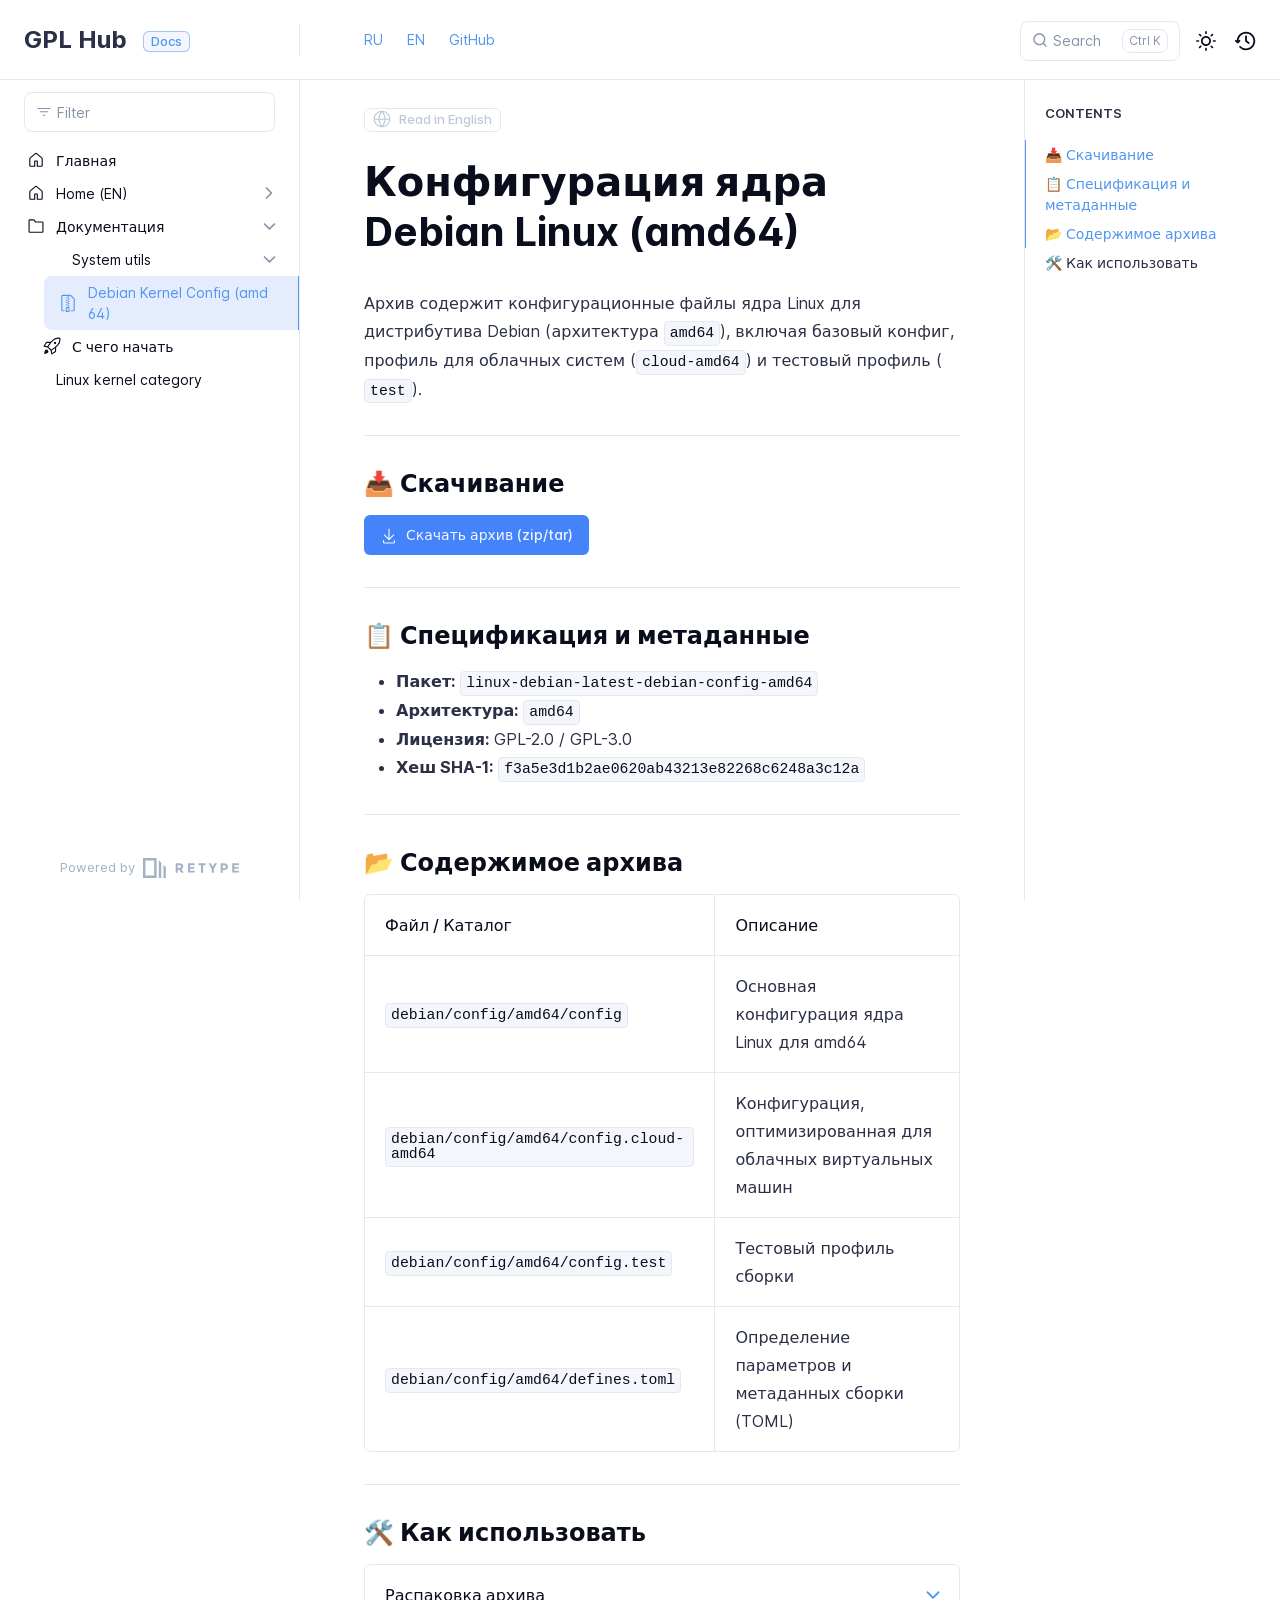
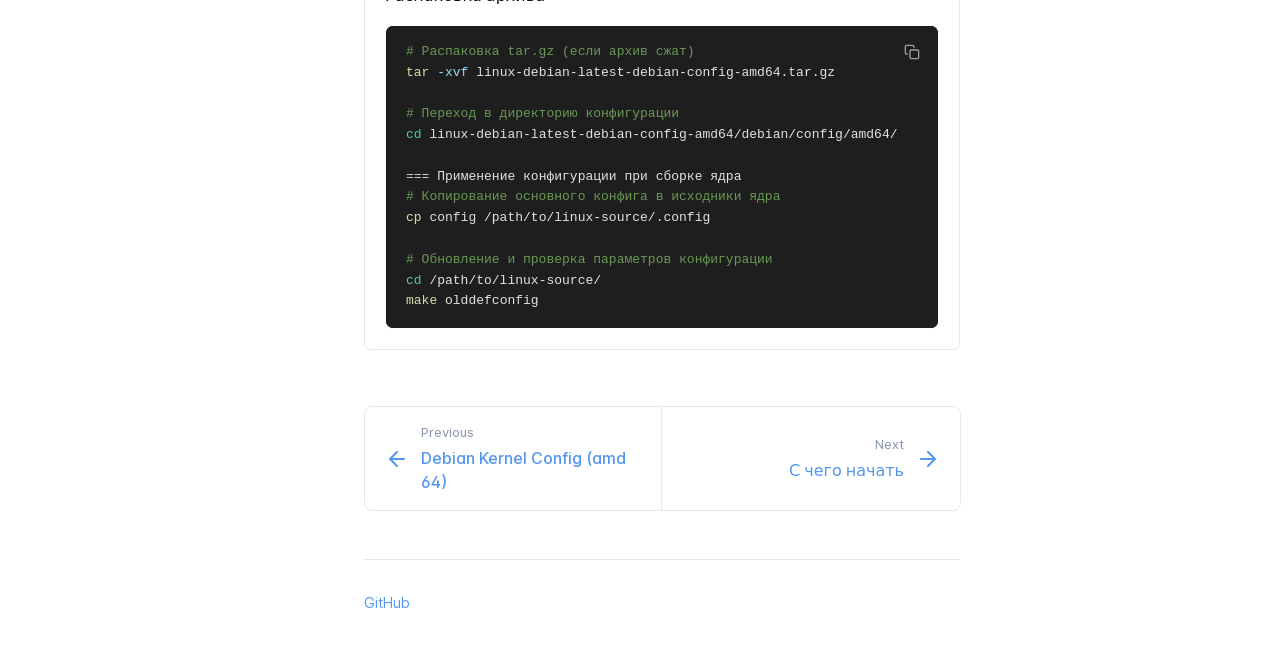
<file: документация/system-utils/debian-config-amd64/index.html>
<!DOCTYPE html>
<html lang="en" class="h-full">
<head>
    <meta charset="UTF-8">
    <meta name="viewport" content="width=device-width,initial-scale=1">
    <meta name="turbo-cache-control" content="no-cache" data-turbo-track="reload" data-track-token="3.12.0.843559482454">

    <!-- See retype.com -->
    <meta name="generator" content="Retype 3.12.0">

    <!-- Primary Meta Tags -->
    <title>Конфигурация ядра Debian Linux (amd64)</title>
    <meta name="title" content="Конфигурация ядра Debian Linux (amd64)">
    <meta name="description" content="Архив содержит конфигурационные файлы ядра Linux для дистрибутива Debian (архитектура amd64), включая базовый конфиг, профиль для облачных систем (">

    <!-- Canonical -->
    <link rel="canonical" href="/документация/system-utils/debian-config-amd64/">

    <!-- Open Graph / Facebook -->
    <meta property="og:type" content="website">
    <meta property="og:url" content="/документация/system-utils/debian-config-amd64/">
    <meta property="og:title" content="Конфигурация ядра Debian Linux (amd64)">
    <meta property="og:description" content="Архив содержит конфигурационные файлы ядра Linux для дистрибутива Debian (архитектура amd64), включая базовый конфиг, профиль для облачных систем (">

    <!-- Twitter -->
    <meta property="twitter:card" content="summary_large_image">
    <meta property="twitter:url" content="/документация/system-utils/debian-config-amd64/">
    <meta property="twitter:title" content="Конфигурация ядра Debian Linux (amd64)">
    <meta property="twitter:description" content="Архив содержит конфигурационные файлы ядра Linux для дистрибутива Debian (архитектура amd64), включая базовый конфиг, профиль для облачных систем (">

    <script data-cfasync="false">(function(){var cl=document.documentElement.classList,ls=localStorage.getItem("retype_scheme"),hd=cl.contains("dark"),hl=cl.contains("light"),wm=window.matchMedia&&window.matchMedia("(prefers-color-scheme: dark)").matches;if(ls==="dark"||(!ls&&wm&&!hd&&!hl)){cl.remove("light");cl.add("dark")}else if(ls==="light"||(!ls&&!wm&&!hd&&!hl)){cl.remove("dark");cl.add("light")}})();</script>

    <link href="../../../resources/css/retype.css?v=3.12.0.843559482454" rel="stylesheet">

    <script data-cfasync="false" src="../../../resources/js/config.js?v=3.12.0.843559482454" data-turbo-eval="false" defer></script>
    <script data-cfasync="false" src="../../../resources/js/retype.js?v=3.12.0" data-turbo-eval="false" defer></script>
    <script id="lunr-js" data-cfasync="false" src="../../../resources/js/lunr.js?v=3.12.0.843559482454" data-turbo-eval="false" defer></script>
    <script id="prism-js" data-cfasync="false" src="../../../resources/js/prism.js?v=3.12.0.843559482454" defer></script>
</head>
<body>
    <div id="retype-app" class="relative text-base antialiased text-base-text bg-base-bg font-body">
        <div class="absolute bottom-0 left-0" style="top: 5rem; right: 50%"></div>
    
        <header id="retype-header" class="sticky top-0 z-30 flex w-full h-16 bg-header-bg border-b border-header-border md:h-20">
            <div class="container relative flex items-center justify-between pr-6 grow md:justify-start">
                <!-- Mobile menu button skeleton -->
                <button v-cloak class="skeleton retype-mobile-menu-button flex items-center justify-center shrink-0 overflow-hidden dark:text-white focus:outline-none rounded-full w-10 h-10 ml-3.5 md:hidden"><svg xmlns="http://www.w3.org/2000/svg" class="mb-px shrink-0" width="24" height="24" viewBox="0 0 24 24" role="presentation" style="margin-bottom: 0px;"><g fill="currentColor"><path d="M2 4h20v2H2zM2 11h20v2H2zM2 18h20v2H2z"></path></g></svg></button>
                <div v-cloak id="retype-sidebar-left-toggle-button"></div>
        
                <!-- Logo -->
                <div class="flex items-center justify-between h-full py-2 md:w-75">
                    <div class="flex items-center px-2 md:px-6">
                        <a id="retype-branding-logo" href="../../../" class="flex items-center leading-snug text-2xl">
                            <span class="dark:text-white font-bold line-clamp-1 md:line-clamp-2">GPL Hub</span>
                        </a><span id="retype-branding-label" class="inline-flex mt-1 px-2 py-1 ml-4 text-xs font-medium leading-none items-center rounded-md bg-branding-label-bg text-branding-label-text ring-1 ring-branding-label-border ring-inset md:inline-block">Docs</span>
                    </div>
        
                    <span class="hidden h-8 border-r md:inline-block border-base-border"></span>
                </div>
        
                <div class="flex justify-between md:grow">
                    <!-- Top Nav -->
                    <nav id="retype-header-nav" class="hidden md:flex">
                        <ul class="flex flex-col mb-4 md:pl-16 md:mb-0 md:flex-row md:items-center">
                            <li class="mr-6">
                                <a class="py-2 md:mb-0 inline-flex items-center text-sm whitespace-nowrap transition-colors duration-200 ease-linear md:text-header-text font-header-text hover:text-header-text-hover" href="../../../">RU</a>
                            </li>
                            <li class="mr-6">
                                <a class="py-2 md:mb-0 inline-flex items-center text-sm whitespace-nowrap transition-colors duration-200 ease-linear md:text-header-text font-header-text hover:text-header-text-hover" href="../../../en/">EN</a>
                            </li>
                            <li class="mr-6">
                                <a class="py-2 md:mb-0 inline-flex items-center text-sm whitespace-nowrap transition-colors duration-200 ease-linear md:text-header-text font-header-text hover:text-header-text-hover" href="https://github.com/Pashamin/gpl-compliance-archive">GitHub</a>
                            </li>
        
                        </ul>
                    </nav>
        
                    <div v-cloak class="flex justify-end grow">
                        <div id="retype-mobile-search-button"></div>
                        <doc-search-desktop></doc-search-desktop>
        
                        <doc-theme-switch class="lg:ml-2"></doc-theme-switch>
                        <doc-history></doc-history>
                    </div>
                </div>
            </div>
        </header>
    
    
        <div id="retype-container" class="container relative flex bg-white">
            <!-- Sidebar Skeleton -->
            <div v-cloak class="fixed flex flex-col shrink-0 duration-300 ease-in-out bg-sidebar-left-bg border-sidebar-left-border sidebar top-20 w-75 border-r h-screen md:sticky transition-transform skeleton">
            
                <div class="flex items-center h-16 px-6">
                    <input id="retype-filter-input-mock" class="w-full h-10 pl-8 px-3 py-2 transition-colors duration-200 ease-linear bg-filter-bg border border-filter-border rounded-lg shadow-none md:text-sm hover:border-filter-border-hover focus:outline-none focus:border-filter-border-focus placeholder-filter-placeholder" type="text">
                </div>
            
                <div class="pl-6 mt-1 mb-4">
                    <div class="w-32 h-3 mb-4 bg-skeleton-bg rounded-full loading"></div>
                    <div class="w-48 h-3 mb-4 bg-skeleton-bg rounded-full loading"></div>
                    <div class="w-40 h-3 mb-4 bg-skeleton-bg rounded-full loading"></div>
                    <div class="w-32 h-3 mb-4 bg-skeleton-bg rounded-full loading"></div>
                    <div class="w-48 h-3 mb-4 bg-skeleton-bg rounded-full loading"></div>
                    <div class="w-40 h-3 mb-4 bg-skeleton-bg rounded-full loading"></div>
                </div>
            
                <div class="shrink-0 mt-auto bg-transparent dark:border-base-border">
                    <a class="flex items-center justify-center flex-nowrap h-16 text-gray-350 dark:text-dark-400 hover:text-gray-600 dark:hover:text-dark-300 transition-colors duration-150 ease-in docs-powered-by" target="_blank" href="https://retype.com/" rel="noopener">
                        <span class="text-xs whitespace-nowrap">Powered by</span>
                        <svg xmlns="http://www.w3.org/2000/svg" class="ml-2" fill="currentColor" width="96" height="20" overflow="visible"><path d="M0 0v20h13.59V0H0zm11.15 17.54H2.44V2.46h8.71v15.08zM15.8 20h2.44V4.67L15.8 2.22zM20.45 6.89V20h2.44V9.34z"/><g><path d="M40.16 8.44c0 1.49-.59 2.45-1.75 2.88l2.34 3.32h-2.53l-2.04-2.96h-1.43v2.96h-2.06V5.36h3.5c1.43 0 2.46.24 3.07.73s.9 1.27.9 2.35zm-2.48 1.1c.26-.23.38-.59.38-1.09 0-.5-.13-.84-.4-1.03s-.73-.28-1.39-.28h-1.54v2.75h1.5c.72 0 1.2-.12 1.45-.35zM51.56 5.36V7.2h-4.59v1.91h4.13v1.76h-4.13v1.92h4.74v1.83h-6.79V5.36h6.64zM60.09 7.15v7.48h-2.06V7.15h-2.61V5.36h7.28v1.79h-2.61zM70.81 14.64h-2.06v-3.66l-3.19-5.61h2.23l1.99 3.45 1.99-3.45H74l-3.19 5.61v3.66zM83.99 6.19c.65.55.97 1.4.97 2.55s-.33 1.98-1 2.51-1.68.8-3.04.8h-1.23v2.59h-2.06V5.36h3.26c1.42 0 2.45.28 3.1.83zm-1.51 3.65c.25-.28.37-.69.37-1.22s-.16-.92-.48-1.14c-.32-.23-.82-.34-1.5-.34H79.7v3.12h1.38c.68 0 1.15-.14 1.4-.42zM95.85 5.36V7.2h-4.59v1.91h4.13v1.76h-4.13v1.92H96v1.83h-6.79V5.36h6.64z"/></g></svg>
                    </a>
                </div>
            </div>
            
            <!-- Sidebar component -->
            <doc-sidebar v-cloak>
                <template #sidebar-footer>
                    <div class="shrink-0 mt-auto border-t md:bg-transparent md:border-none dark:border-base-border">
            
                        <div class="py-3 px-6 md:hidden border-b dark:border-base-border">
                            <nav>
                                <ul class="flex flex-wrap justify-center items-center">
                                    <li class="mr-6">
                                        <a class="block py-1 inline-flex items-center text-sm whitespace-nowrap transition-colors duration-200 ease-linear md:text-header-text font-header-text hover:text-header-text-hover" href="../../../">RU</a>
                                    </li>
                                    <li class="mr-6">
                                        <a class="block py-1 inline-flex items-center text-sm whitespace-nowrap transition-colors duration-200 ease-linear md:text-header-text font-header-text hover:text-header-text-hover" href="../../../en/">EN</a>
                                    </li>
                                    <li class="mr-6">
                                        <a class="block py-1 inline-flex items-center text-sm whitespace-nowrap transition-colors duration-200 ease-linear md:text-header-text font-header-text hover:text-header-text-hover" href="https://github.com/Pashamin/gpl-compliance-archive">GitHub</a>
                                    </li>
            
                                </ul>
                            </nav>
                        </div>
            
                        <a class="flex items-center justify-center flex-nowrap h-16 text-gray-350 dark:text-dark-400 hover:text-gray-600 dark:hover:text-dark-300 transition-colors duration-150 ease-in docs-powered-by" target="_blank" href="https://retype.com/" rel="noopener">
                            <span class="text-xs whitespace-nowrap">Powered by</span>
                            <svg xmlns="http://www.w3.org/2000/svg" class="ml-2" fill="currentColor" width="96" height="20" overflow="visible"><path d="M0 0v20h13.59V0H0zm11.15 17.54H2.44V2.46h8.71v15.08zM15.8 20h2.44V4.67L15.8 2.22zM20.45 6.89V20h2.44V9.34z"/><g><path d="M40.16 8.44c0 1.49-.59 2.45-1.75 2.88l2.34 3.32h-2.53l-2.04-2.96h-1.43v2.96h-2.06V5.36h3.5c1.43 0 2.46.24 3.07.73s.9 1.27.9 2.35zm-2.48 1.1c.26-.23.38-.59.38-1.09 0-.5-.13-.84-.4-1.03s-.73-.28-1.39-.28h-1.54v2.75h1.5c.72 0 1.2-.12 1.45-.35zM51.56 5.36V7.2h-4.59v1.91h4.13v1.76h-4.13v1.92h4.74v1.83h-6.79V5.36h6.64zM60.09 7.15v7.48h-2.06V7.15h-2.61V5.36h7.28v1.79h-2.61zM70.81 14.64h-2.06v-3.66l-3.19-5.61h2.23l1.99 3.45 1.99-3.45H74l-3.19 5.61v3.66zM83.99 6.19c.65.55.97 1.4.97 2.55s-.33 1.98-1 2.51-1.68.8-3.04.8h-1.23v2.59h-2.06V5.36h3.26c1.42 0 2.45.28 3.1.83zm-1.51 3.65c.25-.28.37-.69.37-1.22s-.16-.92-.48-1.14c-.32-.23-.82-.34-1.5-.34H79.7v3.12h1.38c.68 0 1.15-.14 1.4-.42zM95.85 5.36V7.2h-4.59v1.91h4.13v1.76h-4.13v1.92H96v1.83h-6.79V5.36h6.64z"/></g></svg>
                        </a>
                    </div>
                </template>
            </doc-sidebar>
    
            <div class="grow min-w-0 bg-body-bg">
                <!-- Render "toolbar" template here on api pages --><!-- Render page content -->
                <div class="flex">
                    <div id="retype-main" class="min-w-0 p-4 grow md:px-16">
                        <main class="relative pb-12 lg:pt-2">
                            <div class="retype-markdown" id="retype-content">
                                <!-- Rendered if sidebar right is enabled -->
                                <div id="retype-sidebar-right-toggle"></div>
                                <!-- Page content  -->
<p><a href="../../../en/system-utils/debian-config-amd64/" class="no-link inline-flex align-middle items-center justify-center font-medium leading-none whitespace-nowrap text-badge-ghost-text bg-badge-ghost border border-badge-ghost-border hover:text-badge-ghost-text-hover hover:bg-badge-ghost-hover hover:border-badge-ghost-border-hover transition-colors duration-200 ease-out h-6 px-2 text-xs rounded-md">
    <span><svg xmlns="http://www.w3.org/2000/svg" class="mb-px inline-flex mr-2" width="18" height="18" viewBox="0 0 24 24" role="presentation"><g fill="currentColor"><path d="M12 1c6.075 0 11 4.925 11 11s-4.925 11-11 11S1 18.075 1 12 5.925 1 12 1Zm3.241 10.5v-.001c-.1-2.708-.992-4.904-1.89-6.452a13.919 13.919 0 0 0-1.304-1.88L12 3.11l-.047.059c-.354.425-.828 1.06-1.304 1.88-.898 1.547-1.79 3.743-1.89 6.451Zm-12.728 0h4.745c.1-3.037 1.1-5.49 2.093-7.204.39-.672.78-1.233 1.119-1.673C6.11 3.329 2.746 7 2.513 11.5Zm18.974 0C21.254 7 17.89 3.329 13.53 2.623c.339.44.729 1.001 1.119 1.673.993 1.714 1.993 4.167 2.093 7.204ZM8.787 13c.182 2.478 1.02 4.5 1.862 5.953.382.661.818 1.29 1.304 1.88l.047.057.047-.059c.354-.425.828-1.06 1.304-1.88.842-1.451 1.679-3.471 1.862-5.951Zm-1.504 0H2.552a9.505 9.505 0 0 0 7.918 8.377 15.773 15.773 0 0 1-1.119-1.673C8.413 18.085 7.47 15.807 7.283 13Zm9.434 0c-.186 2.807-1.13 5.085-2.068 6.704-.39.672-.78 1.233-1.118 1.673A9.506 9.506 0 0 0 21.447 13Z"/></g></svg></span>
    <span>Read in English</span>
</a></p>
<doc-anchor-target id="конфигурация-ядра-debian-linux-amd64" class="break-words">
    <h1>
        <doc-anchor-trigger class="header-anchor-trigger" to="#конфигурация-ядра-debian-linux-amd64">#</doc-anchor-trigger>
        <span>Конфигурация ядра Debian Linux (amd64)</span>
    </h1>
</doc-anchor-target>
<p>Архив содержит конфигурационные файлы ядра Linux для дистрибутива Debian (архитектура <code translate="no" v-pre>amd64</code>), включая базовый конфиг, профиль для облачных систем (<code translate="no" v-pre>cloud-amd64</code>) и тестовый профиль (<code translate="no" v-pre>test</code>).</p>
<hr>
<doc-anchor-target id="-скачивание">
    <h3>
        <doc-anchor-trigger class="header-anchor-trigger" to="#-скачивание">#</doc-anchor-trigger>
        <span><span class="docs-emoji">&#x1F4E5;</span> Скачивание</span>
    </h3>
</doc-anchor-target>
<p><a href="https://github.com/Pashamin/gpl-compliance-archive/raw/refs/heads/downloads/linux-debian-latest-debian-config-amd64.zip" class="no-link inline-flex align-middle items-center font-medium cursor-pointer transition-colors duration-200 ease-out focus:outline-none bg-button-primary hover:bg-button-primary-hover text-button-primary-text px-4 h-10 text-sm rounded-md">
    <span><svg xmlns="http://www.w3.org/2000/svg" class="mb-px inline-flex mr-2" width="18" height="18" viewBox="0 0 24 24" role="presentation"><g fill="currentColor"><path d="M4.75 17.25a.75.75 0 0 1 .75.75v2.25c0 .138.112.25.25.25h12.5a.25.25 0 0 0 .25-.25V18a.75.75 0 0 1 1.5 0v2.25A1.75 1.75 0 0 1 18.25 22H5.75A1.75 1.75 0 0 1 4 20.25V18a.75.75 0 0 1 .75-.75Z"/><path d="M5.22 9.97a.749.749 0 0 1 1.06 0l4.97 4.969V2.75a.75.75 0 0 1 1.5 0v12.189l4.97-4.969a.749.749 0 1 1 1.06 1.06l-6.25 6.25a.749.749 0 0 1-1.06 0l-6.25-6.25a.749.749 0 0 1 0-1.06Z"/></g></svg></span>
    <span>Скачать архив (zip/tar)</span>
</a></p>
<hr>
<doc-anchor-target id="-спецификация-и-метаданные">
    <h3>
        <doc-anchor-trigger class="header-anchor-trigger" to="#-спецификация-и-метаданные">#</doc-anchor-trigger>
        <span><span class="docs-emoji">&#x1F4CB;</span> Спецификация и метаданные</span>
    </h3>
</doc-anchor-target>
<ul>
<li><strong>Пакет:</strong> <code translate="no" v-pre>linux-debian-latest-debian-config-amd64</code></li>
<li><strong>Архитектура:</strong> <code translate="no" v-pre>amd64</code></li>
<li><strong>Лицензия:</strong> GPL-2.0 / GPL-3.0</li>
<li><strong>Хеш SHA-1:</strong> <code translate="no" v-pre>f3a5e3d1b2ae0620ab43213e82268c6248a3c12a</code></li>
</ul>
<hr>
<doc-anchor-target id="-содержимое-архива">
    <h3>
        <doc-anchor-trigger class="header-anchor-trigger" to="#-содержимое-архива">#</doc-anchor-trigger>
        <span><span class="docs-emoji">&#x1F4C2;</span> Содержимое архива</span>
    </h3>
</doc-anchor-target>
<div class="table-wrapper scrollbar overflow-hidden">
<table class="comfortable">
<thead>
<tr>
<th style="text-align: left;">Файл / Каталог</th>
<th style="text-align: left;">Описание</th>
</tr>
</thead>
<tbody>
<tr>
<td style="text-align: left;"><code translate="no" v-pre>debian/config/amd64/config</code></td>
<td style="text-align: left;">Основная конфигурация ядра Linux для amd64</td>
</tr>
<tr>
<td style="text-align: left;"><code translate="no" v-pre>debian/config/amd64/config.cloud-amd64</code></td>
<td style="text-align: left;">Конфигурация, оптимизированная для облачных виртуальных машин</td>
</tr>
<tr>
<td style="text-align: left;"><code translate="no" v-pre>debian/config/amd64/config.test</code></td>
<td style="text-align: left;">Тестовый профиль сборки</td>
</tr>
<tr>
<td style="text-align: left;"><code translate="no" v-pre>debian/config/amd64/defines.toml</code></td>
<td style="text-align: left;">Определение параметров и метаданных сборки (TOML)</td>
</tr>
</tbody>
</table>
</div>
<hr>
<doc-anchor-target id="-как-использовать">
    <h3>
        <doc-anchor-trigger class="header-anchor-trigger" to="#-как-использовать">#</doc-anchor-trigger>
        <span>🛠 Как использовать</span>
    </h3>
</doc-anchor-target>
<doc-panel id="распаковка-архива">
    <template #title>Распаковка архива</template>
<div class="codeblock-wrapper"><doc-codeblock>
<pre translate="no" class="language-bash"><code v-pre class="language-bash"># Распаковка tar.gz (если архив сжат)
tar -xvf linux-debian-latest-debian-config-amd64.tar.gz

# Переход в директорию конфигурации
cd linux-debian-latest-debian-config-amd64/debian/config/amd64/

=== Применение конфигурации при сборке ядра
# Копирование основного конфига в исходники ядра
cp config /path/to/linux-source/.config

# Обновление и проверка параметров конфигурации
cd /path/to/linux-source/
make olddefconfig</code></pre>
</doc-codeblock></div>
</doc-panel>

                                
                                <!-- Required only on API pages -->
                                <doc-toolbar-member-filter-no-results></doc-toolbar-member-filter-no-results>
                            </div>
                            <footer id="retype-content-footer" class="clear-both">
                            
                                <nav id="retype-nextprev" class="print:hidden flex mt-14">
                                    <div class="w-1/2">
                                        <a class="px-5 py-4 h-full flex items-center break-normal font-medium text-body-link border border-base-border hover:border-base-border-hover rounded-l-lg transition-colors duration-150 relative hover:z-5" href="../../../en/system-utils/debian-config-amd64/">
                                            <svg xmlns="http://www.w3.org/2000/svg" class="mr-3" width="24" height="24" viewBox="0 0 24 24" fill="currentColor" overflow="visible"><path d="M19 11H7.41l5.29-5.29a.996.996 0 10-1.41-1.41l-7 7a1 1 0 000 1.42l7 7a1.024 1.024 0 001.42-.01.996.996 0 000-1.41L7.41 13H19c.55 0 1-.45 1-1s-.45-1-1-1z" /><path fill="none" d="M0 0h24v24H0z" /></svg>
                                            <span>
                                                <span class="block text-xs font-normal text-base-text-muted">Previous</span>
                                                <span class="block mt-1">Debian Kernel Config (amd​64)</span>
                                            </span>
                                        </a>
                                    </div>
                            
                                    <div class="w-1/2">
                                        <a class="px-5 py-4 -mx-px h-full flex items-center justify-end break-normal font-medium text-body-link border border-base-border hover:border-base-border-hover rounded-r-lg transition-colors duration-150 relative hover:z-5" href="../../../документация/getting-started/">
                                            <span>
                                                <span class="block text-xs font-normal text-right text-base-text-muted">Next</span>
                                                <span class="block mt-1">С чего начать</span>
                                            </span>
                                            <svg xmlns="http://www.w3.org/2000/svg" class="ml-3" width="24" height="24" viewBox="0 0 24 24" fill="currentColor" overflow="visible"><path d="M19.92 12.38a1 1 0 00-.22-1.09l-7-7a.996.996 0 10-1.41 1.41l5.3 5.3H5c-.55 0-1 .45-1 1s.45 1 1 1h11.59l-5.29 5.29a.996.996 0 000 1.41c.19.2.44.3.7.3s.51-.1.71-.29l7-7c.09-.09.16-.21.21-.33z" /><path fill="none" d="M0 0h24v24H0z" /></svg>
                                        </a>
                                    </div>
                                </nav>
                            </footer>
                        </main>
                
                        <div id="retype-page-footer" class="print:border-none border-t border-base-border pt-6 mb-8">
                            <footer class="flex flex-wrap items-center justify-between print:justify-center">
                                <div id="retype-footer-links" class="print:hidden">
                                    <ul class="flex flex-wrap items-center text-sm">
                                        <li>
                                            <a class="block mr-4 py-2 text-sm whitespace-nowrap transition-colors duration-200 ease-linear text-footer-link hover:text-footer-link-hover md:mb-0" href="https://github.com/Pashamin/gpl-compliance-archive">GitHub</a>
                                        </li>
                                    </ul>
                                </div>
                                <div id="retype-copyright" class="print:justify-center py-2 text-footer-text font-footer-link text-sm leading-relaxed"></div>
                            </footer>
                        </div>
                    </div>
                
                    <!-- Rendered if sidebar right is enabled -->
                    <!-- Sidebar right skeleton-->
                    <div v-cloak class="fixed top-0 bottom-0 right-0 translate-x-full bg-sidebar-right-bg border-sidebar-right-border lg:sticky lg:border-l lg:shrink-0 lg:pt-6 lg:transform-none sm:w-1/2 lg:w-64 lg:z-0 md:w-104 sidebar-right skeleton">
                        <div class="pl-5">
                            <div class="w-32 h-3 mb-4 bg-skeleton-bg rounded-full loading"></div>
                            <div class="w-48 h-3 mb-4 bg-skeleton-bg rounded-full loading"></div>
                            <div class="w-40 h-3 mb-4 bg-skeleton-bg rounded-full loading"></div>
                        </div>
                    </div>
                
                    <!-- User should be able to hide sidebar right -->
                    <doc-sidebar-right v-cloak></doc-sidebar-right>
                </div>

            </div>
        </div>
    
        <doc-search-mobile></doc-search-mobile>
        <doc-back-to-top></doc-back-to-top>
    </div>


    <div id="retype-overlay-target"></div>

    <script data-cfasync="false">window.__DOCS__ = { "title": "Debian Kernel Config (amd64)", level: 3, icon: "file", hasPrism: true, hasMermaid: false, hasMath: false, tocDepth: 23 }</script>
</body>
</html>
</file>
